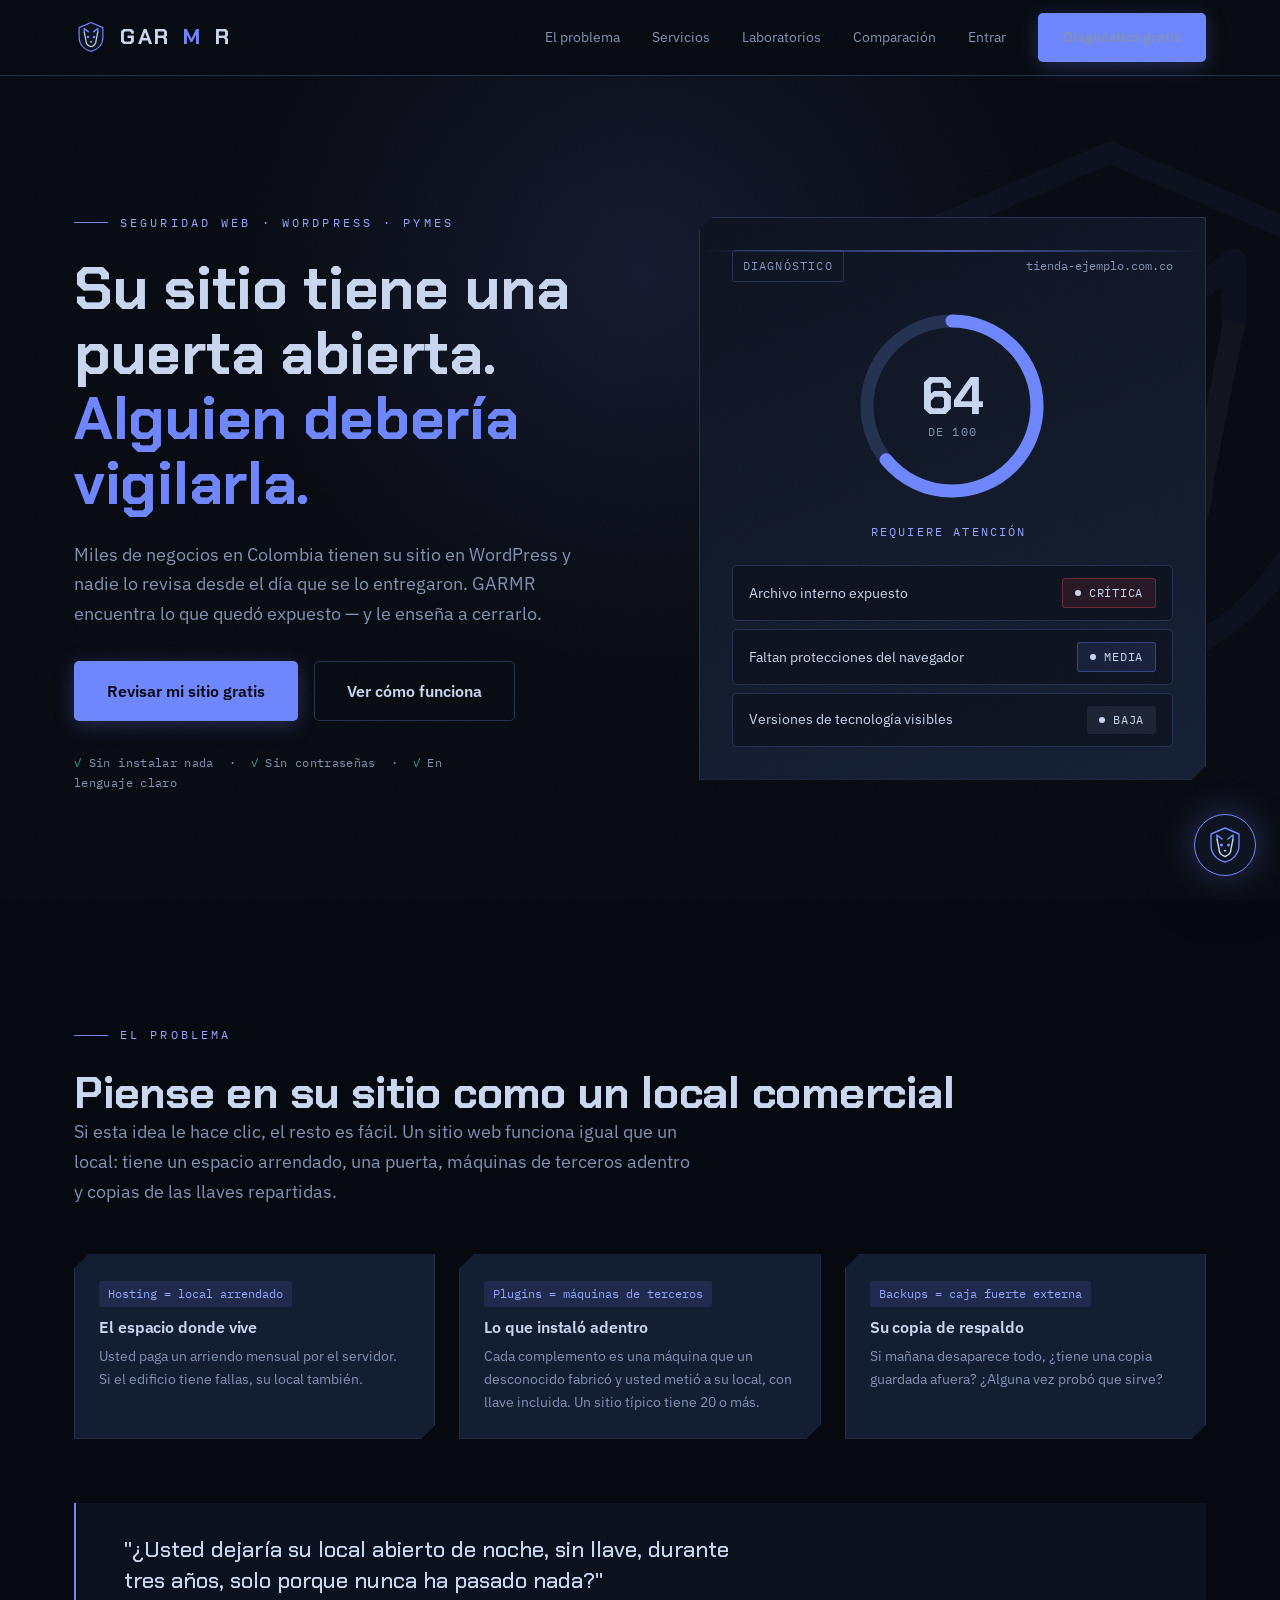
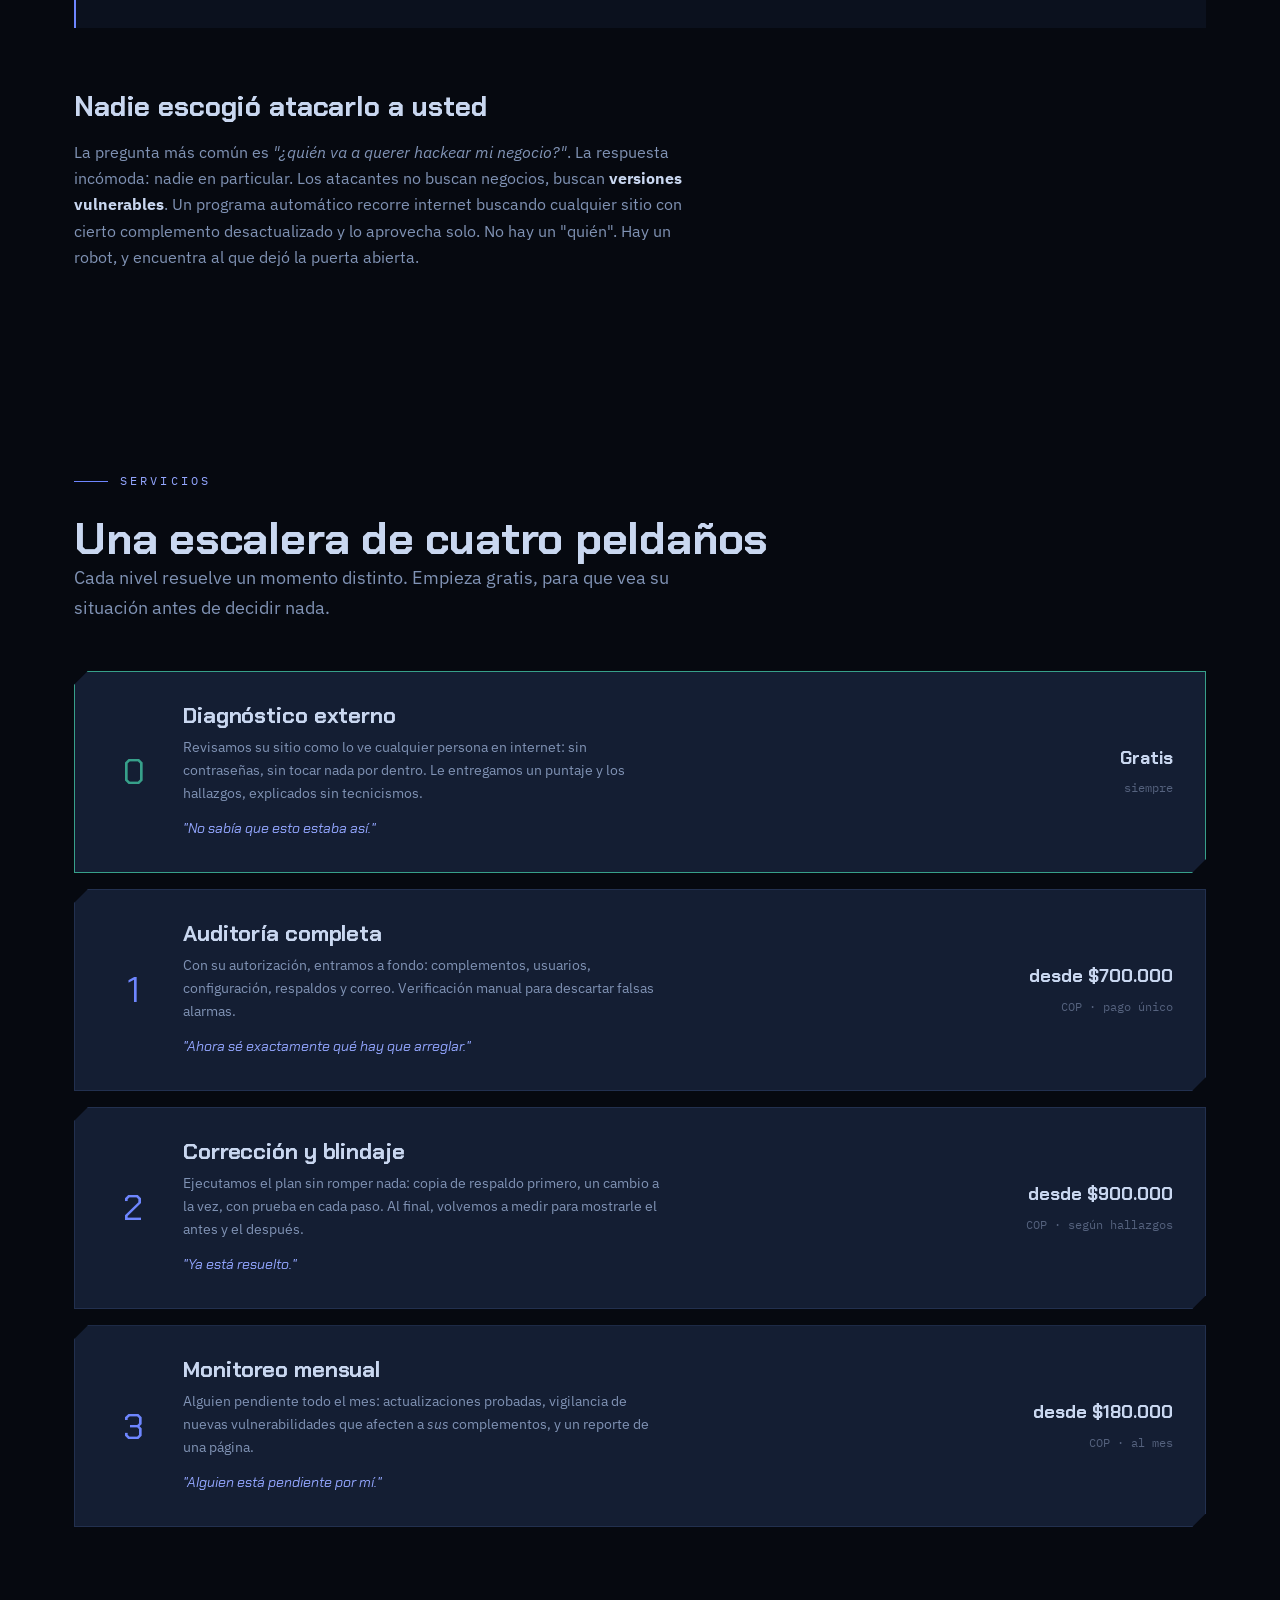
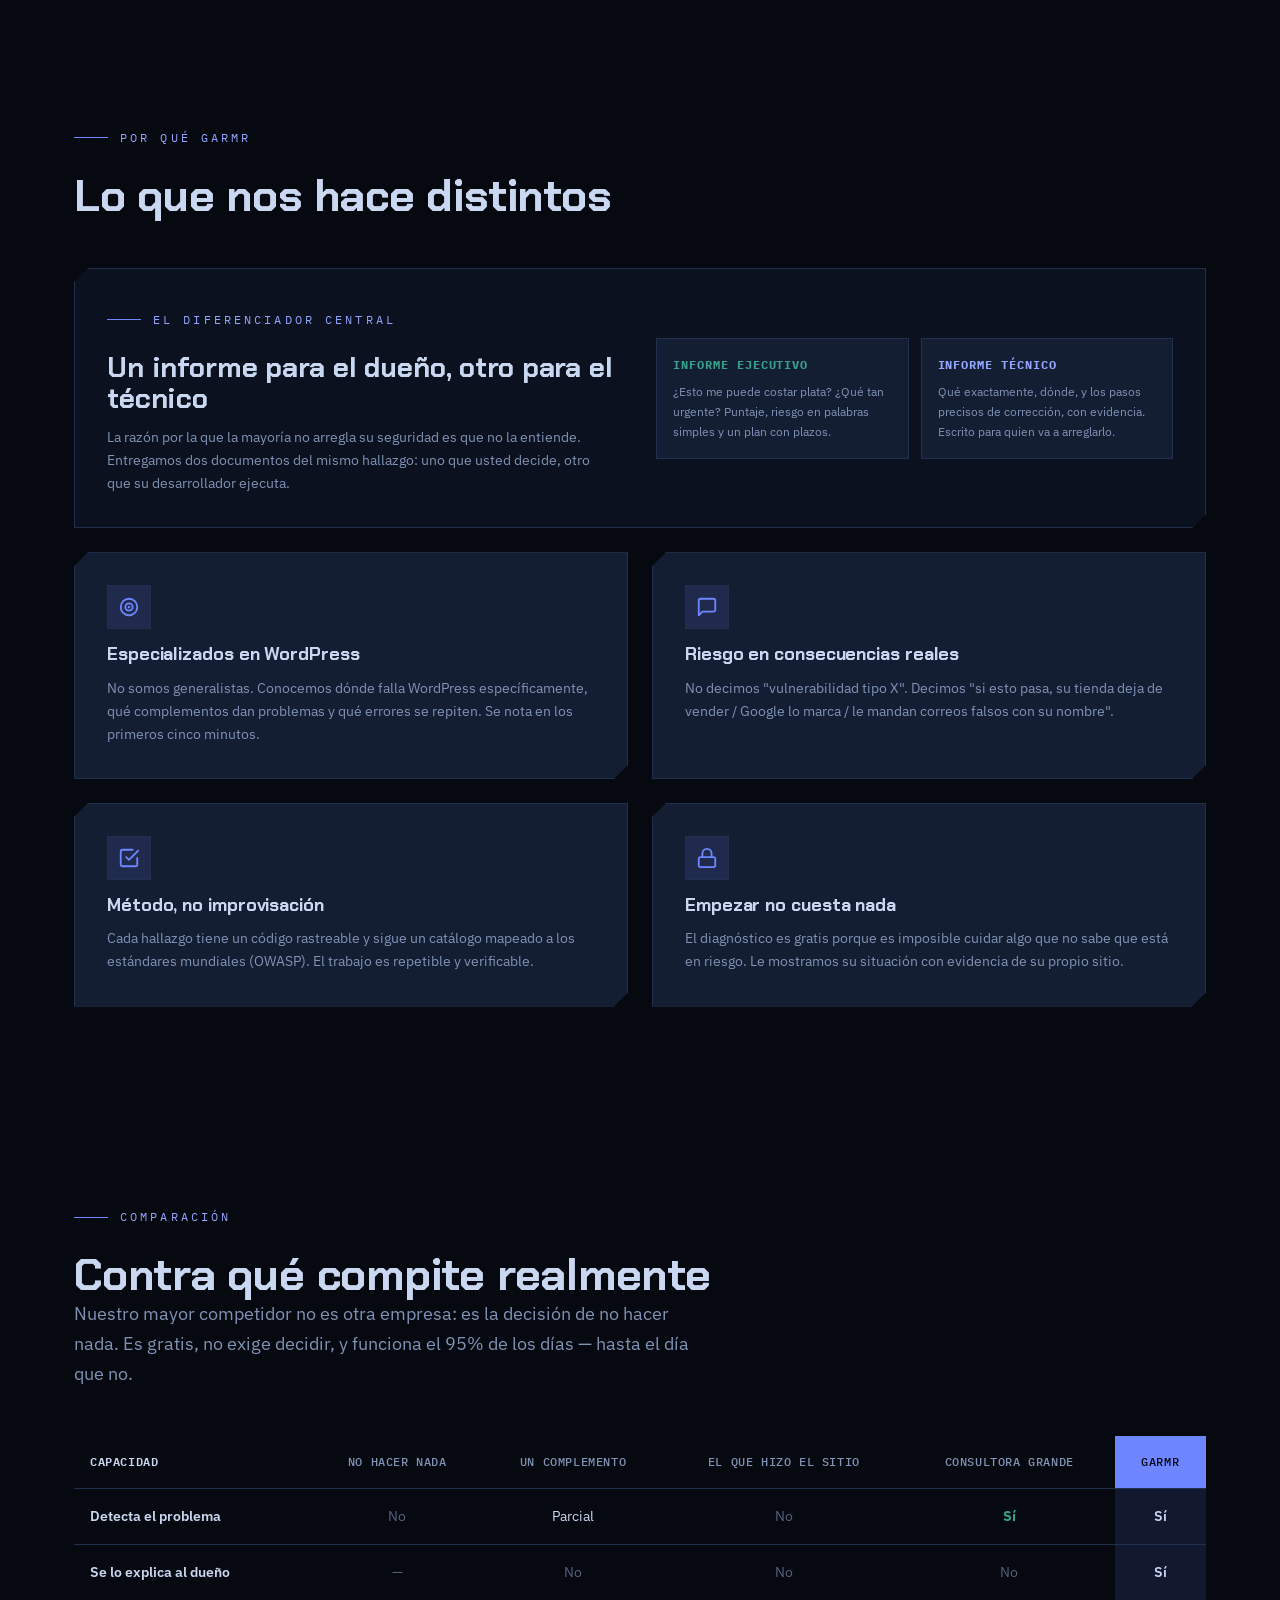
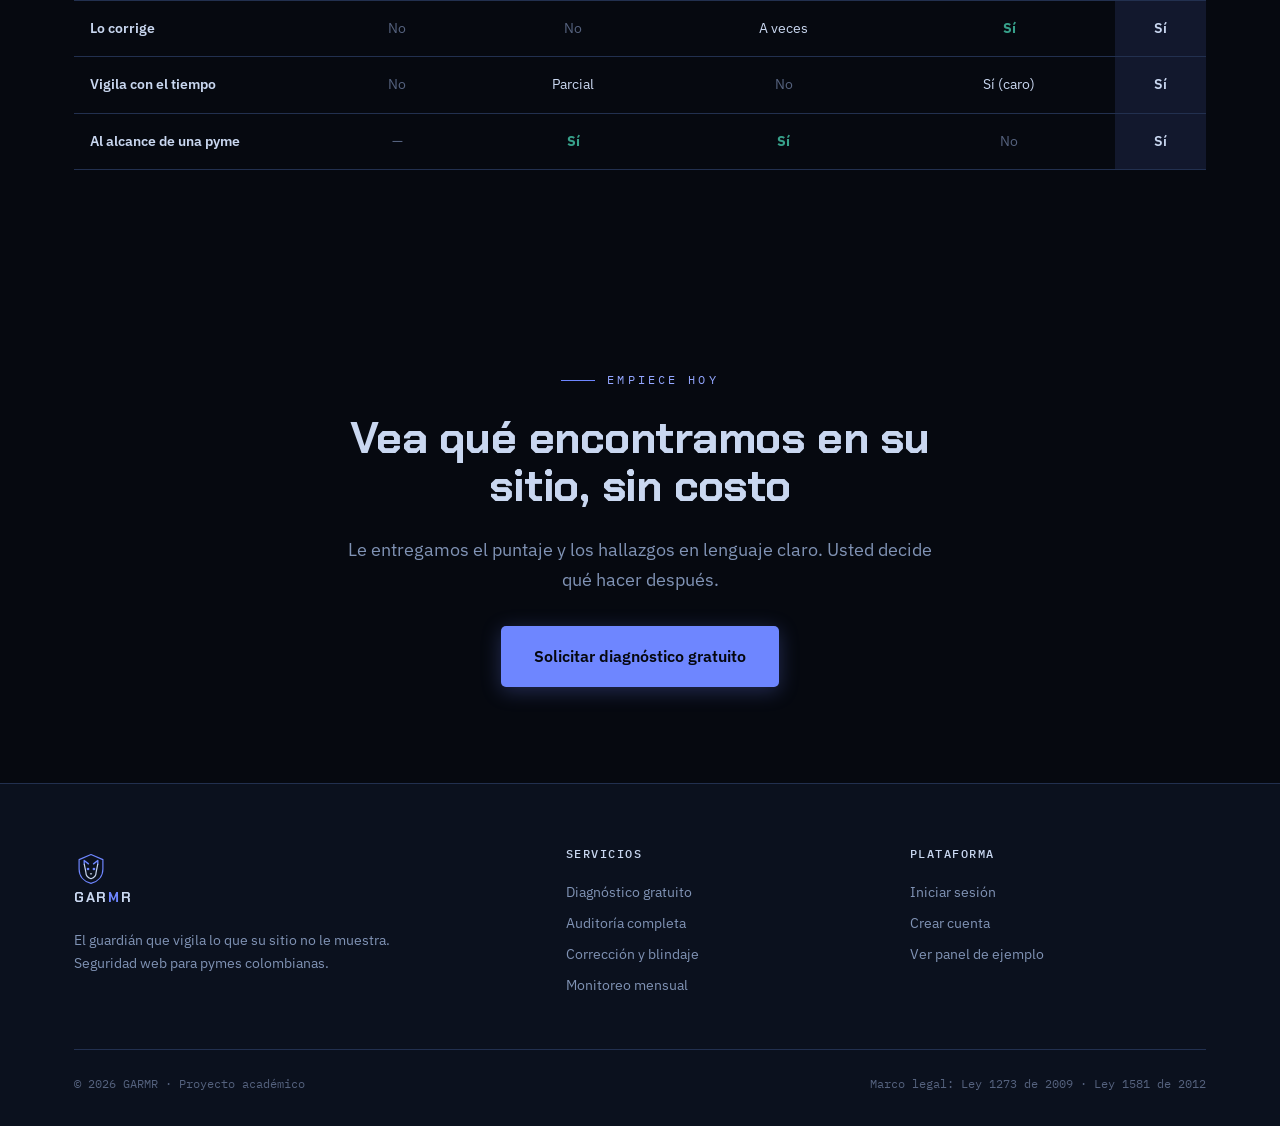
<file: frontend/index.html>
<!DOCTYPE html>
<html lang="es">
<head>
  <meta charset="UTF-8" />
  <meta name="viewport" content="width=device-width, initial-scale=1.0" />
  <title>GARMR — Seguridad para sitios web de pymes colombianas</title>
  <meta name="description" content="GARMR vigila la seguridad de tu sitio en WordPress. Diagnóstico gratuito, auditoría, corrección y monitoreo — explicado en lenguaje de negocio." />
  <link rel="icon" type="image/svg+xml" href="assets/favicon.svg" />
  <link rel="preconnect" href="https://fonts.googleapis.com" />
  <link rel="preconnect" href="https://fonts.gstatic.com" crossorigin />
  <link href="https://fonts.googleapis.com/css2?family=Chakra+Petch:wght@500;600;700&family=IBM+Plex+Sans:wght@400;500;600&family=IBM+Plex+Mono:wght@400;500&display=swap" rel="stylesheet" />
  <link rel="stylesheet" href="css/tokens.css" />
  <link rel="stylesheet" href="css/base.css" />
  <link rel="stylesheet" href="css/components.css" />
  <link rel="stylesheet" href="css/pages.css" />
  <link rel="stylesheet" href="css/chatbot.css" />
</head>
<body>
  <a class="saltar" href="#contenido">Saltar al contenido</a>

  <!-- NAV -->
  <header class="nav">
    <div class="nav__inner">
      <a class="marca" href="index.html">
        <img src="assets/sigilo.svg" alt="" width="34" height="34" />
        GAR<b>M</b>R
      </a>
      <nav class="nav__links" id="menu">
        <a href="#problema">El problema</a>
        <a href="#servicios">Servicios</a>
        <a href="laboratorios.html">Laboratorios</a>
        <a href="#competencia">Comparación</a>
        <a href="login.html">Entrar</a>
        <a class="btn btn--primario" href="register.html">Diagnóstico gratis</a>
      </nav>
      <button class="nav__toggle" id="navToggle" aria-label="Abrir menú" aria-expanded="false">
        <span></span><span></span><span></span>
      </button>
    </div>
  </header>

  <main id="contenido">
    <!-- HERO -->
    <section class="hero">
      <img class="hero__sigilo" src="assets/sigilo.svg" alt="" aria-hidden="true" />
      <div class="contenedor hero__grid">
        <div>
          <span class="eyebrow">Seguridad web · WordPress · Pymes</span>
          <h1>Su sitio tiene una puerta abierta.<br /><span class="luz">Alguien debería vigilarla.</span></h1>
          <p class="hero__lead">Miles de negocios en Colombia tienen su sitio en WordPress y nadie lo revisa desde el día que se lo entregaron. GARMR encuentra lo que quedó expuesto — y le enseña a cerrarlo.</p>
          <div class="hero__acciones">
            <a class="btn btn--primario btn--grande" href="register.html">Revisar mi sitio gratis</a>
            <a class="btn btn--fantasma btn--grande" href="#servicios">Ver cómo funciona</a>
          </div>
          <p class="hero__nota"><span>✓</span> Sin instalar nada &nbsp;·&nbsp; <span>✓</span> Sin contraseñas &nbsp;·&nbsp; <span>✓</span> En lenguaje claro</p>
        </div>

        <!-- Elemento firma: el medidor de guardia -->
        <div class="medidor" id="medidorHero">
          <div class="medidor__scan"></div>
          <div class="medidor__top">
            <span class="medidor__tag">Diagnóstico</span>
            <span class="medidor__url">tienda-ejemplo.com.co</span>
          </div>
          <div class="medidor__dial">
            <svg width="200" height="200" viewBox="0 0 200 200">
              <circle class="medidor__aro-fondo" cx="100" cy="100" r="85" />
              <circle class="medidor__aro" id="aroHero" cx="100" cy="100" r="85" />
            </svg>
            <div class="medidor__cifra">
              <b id="cifraHero">0</b>
              <span>DE 100</span>
            </div>
          </div>
          <p class="medidor__estado">Requiere atención</p>
          <div class="medidor__hallazgos">
            <div class="medidor__fila"><span>Archivo interno expuesto</span><span class="insignia insignia--critica">Crítica</span></div>
            <div class="medidor__fila"><span>Faltan protecciones del navegador</span><span class="insignia insignia--media">Media</span></div>
            <div class="medidor__fila"><span>Versiones de tecnología visibles</span><span class="insignia insignia--baja">Baja</span></div>
          </div>
        </div>
      </div>
    </section>

    <!-- PROBLEMA -->
    <section class="seccion" id="problema">
      <div class="contenedor">
        <span class="eyebrow">El problema</span>
        <h2>Piense en su sitio como un local comercial</h2>
        <p class="lead">Si esta idea le hace clic, el resto es fácil. Un sitio web funciona igual que un local: tiene un espacio arrendado, una puerta, máquinas de terceros adentro y copias de las llaves repartidas.</p>

        <div class="analogia">
          <article class="tarjeta tarjeta--bisel analogia__item">
            <span class="par">Hosting = local arrendado</span>
            <h4>El espacio donde vive</h4>
            <p>Usted paga un arriendo mensual por el servidor. Si el edificio tiene fallas, su local también.</p>
          </article>
          <article class="tarjeta tarjeta--bisel analogia__item">
            <span class="par">Plugins = máquinas de terceros</span>
            <h4>Lo que instaló adentro</h4>
            <p>Cada complemento es una máquina que un desconocido fabricó y usted metió a su local, con llave incluida. Un sitio típico tiene 20 o más.</p>
          </article>
          <article class="tarjeta tarjeta--bisel analogia__item">
            <span class="par">Backups = caja fuerte externa</span>
            <h4>Su copia de respaldo</h4>
            <p>Si mañana desaparece todo, ¿tiene una copia guardada afuera? ¿Alguna vez probó que sirve?</p>
          </article>
        </div>

        <div class="cita-clave">
          <p>"¿Usted dejaría su local abierto de noche, sin llave, durante tres años, solo porque nunca ha pasado nada?"</p>
        </div>

        <div class="problema-cierre">
          <h3>Nadie escogió atacarlo a usted</h3>
          <p>La pregunta más común es <em>"¿quién va a querer hackear mi negocio?"</em>. La respuesta incómoda: nadie en particular. Los atacantes no buscan negocios, buscan <strong>versiones vulnerables</strong>. Un programa automático recorre internet buscando cualquier sitio con cierto complemento desactualizado y lo aprovecha solo. No hay un "quién". Hay un robot, y encuentra al que dejó la puerta abierta.</p>
        </div>
      </div>
    </section>

    <!-- SERVICIOS -->
    <section class="seccion" id="servicios">
      <div class="contenedor">
        <span class="eyebrow">Servicios</span>
        <h2>Una escalera de cuatro peldaños</h2>
        <p class="lead">Cada nivel resuelve un momento distinto. Empieza gratis, para que vea su situación antes de decidir nada.</p>

        <div class="escalera">
          <article class="nivel nivel--gratis revelar">
            <span class="nivel__num">0</span>
            <div class="nivel__cuerpo">
              <h3>Diagnóstico externo</h3>
              <p>Revisamos su sitio como lo ve cualquier persona en internet: sin contraseñas, sin tocar nada por dentro. Le entregamos un puntaje y los hallazgos, explicados sin tecnicismos.</p>
              <span class="frase">"No sabía que esto estaba así."</span>
            </div>
            <div class="nivel__precio"><b>Gratis</b><span>siempre</span></div>
          </article>

          <article class="nivel revelar">
            <span class="nivel__num">1</span>
            <div class="nivel__cuerpo">
              <h3>Auditoría completa</h3>
              <p>Con su autorización, entramos a fondo: complementos, usuarios, configuración, respaldos y correo. Verificación manual para descartar falsas alarmas.</p>
              <span class="frase">"Ahora sé exactamente qué hay que arreglar."</span>
            </div>
            <div class="nivel__precio"><b>desde $700.000</b><span>COP · pago único</span></div>
          </article>

          <article class="nivel revelar">
            <span class="nivel__num">2</span>
            <div class="nivel__cuerpo">
              <h3>Corrección y blindaje</h3>
              <p>Ejecutamos el plan sin romper nada: copia de respaldo primero, un cambio a la vez, con prueba en cada paso. Al final, volvemos a medir para mostrarle el antes y el después.</p>
              <span class="frase">"Ya está resuelto."</span>
            </div>
            <div class="nivel__precio"><b>desde $900.000</b><span>COP · según hallazgos</span></div>
          </article>

          <article class="nivel revelar">
            <span class="nivel__num">3</span>
            <div class="nivel__cuerpo">
              <h3>Monitoreo mensual</h3>
              <p>Alguien pendiente todo el mes: actualizaciones probadas, vigilancia de nuevas vulnerabilidades que afecten a <em>sus</em> complementos, y un reporte de una página.</p>
              <span class="frase">"Alguien está pendiente por mí."</span>
            </div>
            <div class="nivel__precio"><b>desde $180.000</b><span>COP · al mes</span></div>
          </article>
        </div>
      </div>
    </section>

    <!-- DIFERENCIADORES -->
    <section class="seccion" id="diferencia">
      <div class="contenedor">
        <span class="eyebrow">Por qué GARMR</span>
        <h2>Lo que nos hace distintos</h2>

        <div class="difs">
          <article class="dif dif--destacado tarjeta tarjeta--bisel revelar">
            <div>
              <span class="eyebrow">El diferenciador central</span>
              <h3>Un informe para el dueño, otro para el técnico</h3>
              <p>La razón por la que la mayoría no arregla su seguridad es que no la entiende. Entregamos dos documentos del mismo hallazgo: uno que usted decide, otro que su desarrollador ejecuta.</p>
            </div>
            <div class="dif-doble">
              <div class="dif-doble__col ejec">
                <h5>Informe ejecutivo</h5>
                <p>¿Esto me puede costar plata? ¿Qué tan urgente? Puntaje, riesgo en palabras simples y un plan con plazos.</p>
              </div>
              <div class="dif-doble__col tec">
                <h5>Informe técnico</h5>
                <p>Qué exactamente, dónde, y los pasos precisos de corrección, con evidencia. Escrito para quien va a arreglarlo.</p>
              </div>
            </div>
          </article>

          <article class="dif tarjeta tarjeta--bisel tarjeta--interactiva revelar">
            <div class="dif__ico"><svg viewBox="0 0 24 24" fill="none" stroke-width="2" stroke-linecap="round" stroke-linejoin="round"><circle cx="12" cy="12" r="9"/><circle cx="12" cy="12" r="4"/><circle cx="12" cy="12" r="0.5" fill="currentColor"/></svg></div>
            <h3>Especializados en WordPress</h3>
            <p>No somos generalistas. Conocemos dónde falla WordPress específicamente, qué complementos dan problemas y qué errores se repiten. Se nota en los primeros cinco minutos.</p>
          </article>

          <article class="dif tarjeta tarjeta--bisel tarjeta--interactiva revelar">
            <div class="dif__ico"><svg viewBox="0 0 24 24" fill="none" stroke-width="2" stroke-linecap="round" stroke-linejoin="round"><path d="M21 15a2 2 0 0 1-2 2H7l-4 4V5a2 2 0 0 1 2-2h14a2 2 0 0 1 2 2z"/></svg></div>
            <h3>Riesgo en consecuencias reales</h3>
            <p>No decimos "vulnerabilidad tipo X". Decimos "si esto pasa, su tienda deja de vender / Google lo marca / le mandan correos falsos con su nombre".</p>
          </article>

          <article class="dif tarjeta tarjeta--bisel tarjeta--interactiva revelar">
            <div class="dif__ico"><svg viewBox="0 0 24 24" fill="none" stroke-width="2" stroke-linecap="round" stroke-linejoin="round"><path d="M9 11l3 3L22 4"/><path d="M21 12v7a2 2 0 0 1-2 2H5a2 2 0 0 1-2-2V5a2 2 0 0 1 2-2h11"/></svg></div>
            <h3>Método, no improvisación</h3>
            <p>Cada hallazgo tiene un código rastreable y sigue un catálogo mapeado a los estándares mundiales (OWASP). El trabajo es repetible y verificable.</p>
          </article>

          <article class="dif tarjeta tarjeta--bisel tarjeta--interactiva revelar">
            <div class="dif__ico"><svg viewBox="0 0 24 24" fill="none" stroke-width="2" stroke-linecap="round" stroke-linejoin="round"><rect x="3" y="11" width="18" height="11" rx="2"/><path d="M7 11V7a5 5 0 0 1 10 0v4"/></svg></div>
            <h3>Empezar no cuesta nada</h3>
            <p>El diagnóstico es gratis porque es imposible cuidar algo que no sabe que está en riesgo. Le mostramos su situación con evidencia de su propio sitio.</p>
          </article>
        </div>
      </div>
    </section>

    <!-- COMPETENCIA -->
    <section class="seccion" id="competencia">
      <div class="contenedor">
        <span class="eyebrow">Comparación</span>
        <h2>Contra qué compite realmente</h2>
        <p class="lead">Nuestro mayor competidor no es otra empresa: es la decisión de no hacer nada. Es gratis, no exige decidir, y funciona el 95% de los días — hasta el día que no.</p>

        <div class="tabla-wrap">
          <table class="tabla-comp">
            <thead>
              <tr>
                <th>Capacidad</th>
                <th>No hacer nada</th>
                <th>Un complemento</th>
                <th>El que hizo el sitio</th>
                <th>Consultora grande</th>
                <th class="garmr">GARMR</th>
              </tr>
            </thead>
            <tbody>
              <tr><td>Detecta el problema</td><td class="no">No</td><td>Parcial</td><td class="no">No</td><td class="si">Sí</td><td class="garmr si">Sí</td></tr>
              <tr><td>Se lo explica al dueño</td><td class="no">—</td><td class="no">No</td><td class="no">No</td><td class="no">No</td><td class="garmr si">Sí</td></tr>
              <tr><td>Lo corrige</td><td class="no">No</td><td class="no">No</td><td>A veces</td><td class="si">Sí</td><td class="garmr si">Sí</td></tr>
              <tr><td>Vigila con el tiempo</td><td class="no">No</td><td>Parcial</td><td class="no">No</td><td>Sí (caro)</td><td class="garmr si">Sí</td></tr>
              <tr><td>Al alcance de una pyme</td><td class="no">—</td><td class="si">Sí</td><td class="si">Sí</td><td class="no">No</td><td class="garmr si">Sí</td></tr>
            </tbody>
          </table>
        </div>
      </div>
    </section>

    <!-- CTA FINAL -->
    <section class="seccion cta-final">
      <div class="contenedor">
        <span class="eyebrow" style="justify-content:center;">Empiece hoy</span>
        <h2>Vea qué encontramos en su sitio, sin costo</h2>
        <p class="lead">Le entregamos el puntaje y los hallazgos en lenguaje claro. Usted decide qué hacer después.</p>
        <a class="btn btn--primario btn--grande" href="register.html">Solicitar diagnóstico gratuito</a>
      </div>
    </section>
  </main>

  <!-- FOOTER -->
  <footer class="footer">
    <div class="contenedor">
      <div class="footer__grid">
        <div>
          <a class="marca" href="index.html" style="margin-bottom: var(--s-4);">
            <img src="assets/sigilo.svg" alt="" width="34" height="34" />
            GAR<b>M</b>R
          </a>
          <p style="font-size: var(--t-sm); max-width: 40ch;">El guardián que vigila lo que su sitio no le muestra. Seguridad web para pymes colombianas.</p>
        </div>
        <div>
          <h4>Servicios</h4>
          <a href="#servicios">Diagnóstico gratuito</a>
          <a href="#servicios">Auditoría completa</a>
          <a href="#servicios">Corrección y blindaje</a>
          <a href="#servicios">Monitoreo mensual</a>
        </div>
        <div>
          <h4>Plataforma</h4>
          <a href="login.html">Iniciar sesión</a>
          <a href="register.html">Crear cuenta</a>
          <a href="dashboard.html">Ver panel de ejemplo</a>
        </div>
      </div>
      <div class="footer__base">
        <span>© 2026 GARMR · Proyecto académico</span>
        <span>Marco legal: Ley 1273 de 2009 · Ley 1581 de 2012</span>
      </div>
    </div>
  </footer>

  <script src="js/main.js"></script>
  <script src="js/chatbot.js"></script>
  <script>
    // Medidor de guardia del hero: anima aro y número al ser visible.
    (function () {
      var aro = document.getElementById("aroHero");
      var cifra = document.getElementById("cifraHero");
      var medidor = document.getElementById("medidorHero");
      if (!aro || !cifra || !medidor) return;
      var C = 2 * Math.PI * 85;
      aro.style.strokeDasharray = String(C);
      aro.style.strokeDashoffset = String(C);
      var disparado = false;
      function animar(obj) {
        aro.style.strokeDashoffset = String(C * (1 - obj / 100));
        var ini = null;
        function paso(ts) {
          if (!ini) ini = ts;
          var p = Math.min((ts - ini) / 1600, 1);
          cifra.textContent = String(Math.round(obj * (1 - Math.pow(1 - p, 3))));
          if (p < 1) requestAnimationFrame(paso);
        }
        requestAnimationFrame(paso);
      }
      new IntersectionObserver(function (es) {
        es.forEach(function (e) {
          if (e.isIntersecting && !disparado) { disparado = true; animar(64); }
        });
      }, { threshold: 0.4 }).observe(medidor);
    })();
  </script>
</body>
</html>
</file>
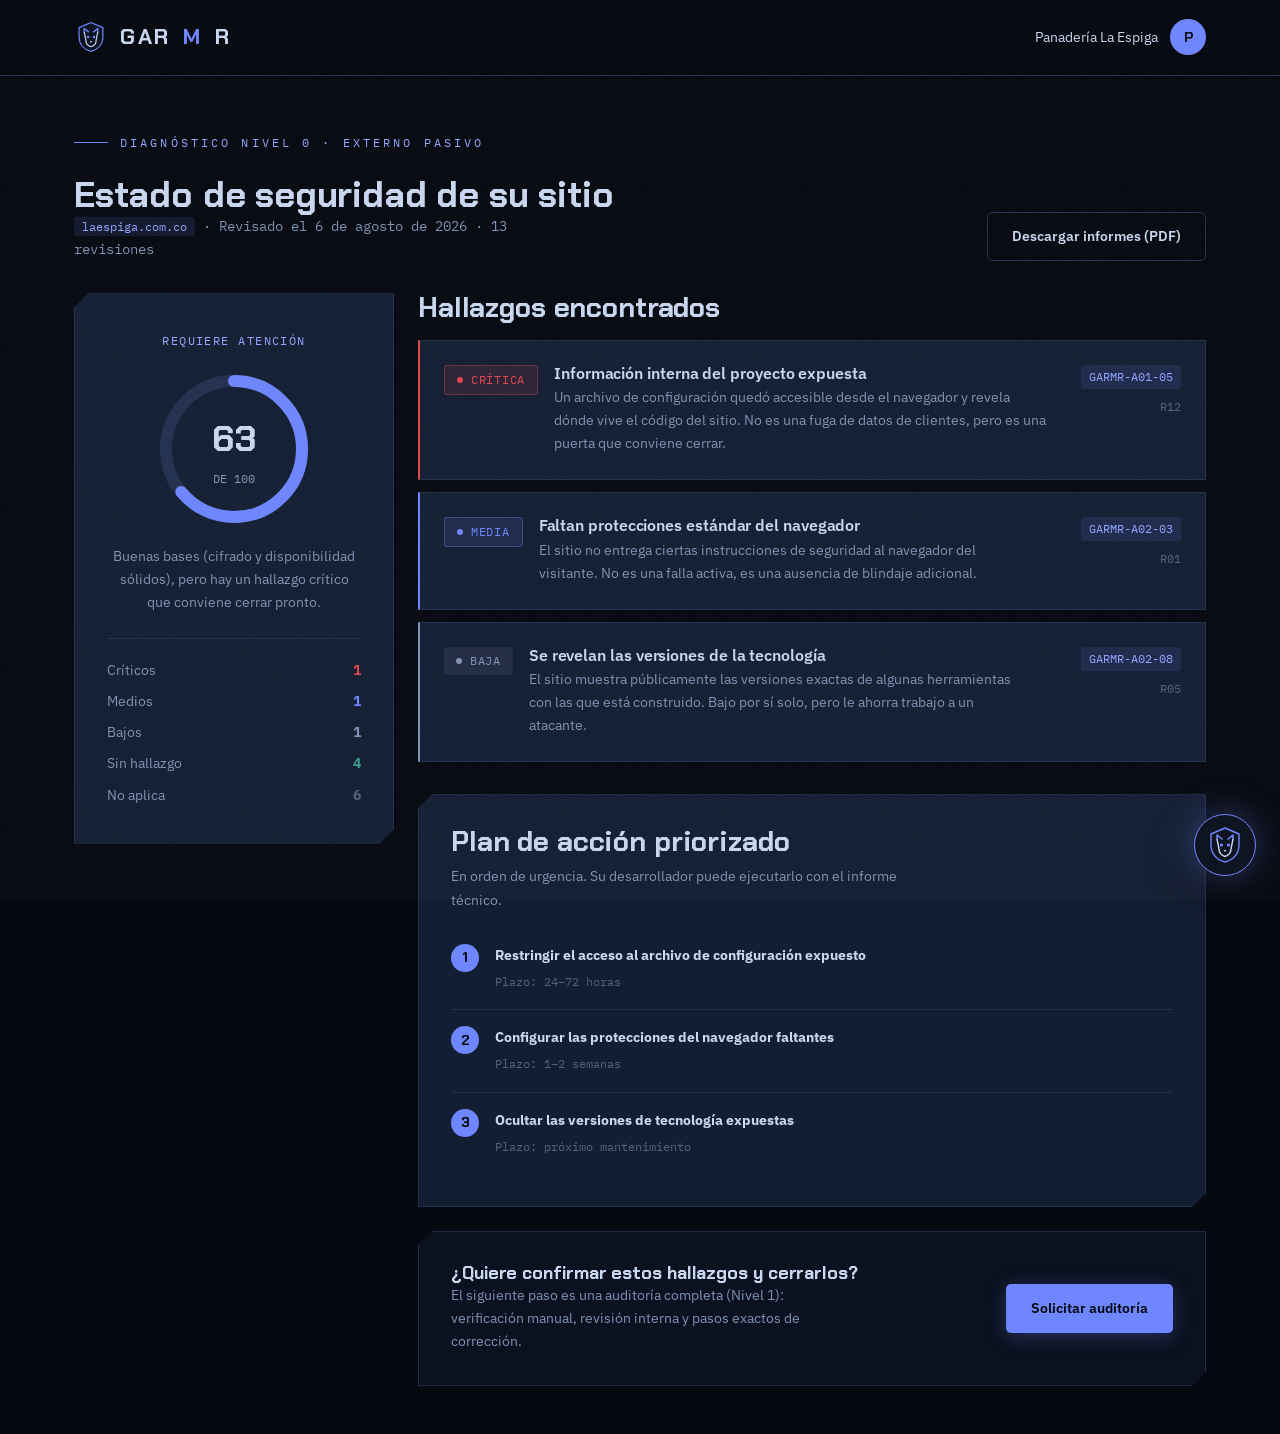
<file: frontend/dashboard.html>
<!DOCTYPE html>
<html lang="es">
<head>
  <meta charset="UTF-8" />
  <meta name="viewport" content="width=device-width, initial-scale=1.0" />
  <title>Panel · GARMR</title>
  <link rel="icon" type="image/svg+xml" href="assets/favicon.svg" />
  <link rel="preconnect" href="https://fonts.googleapis.com" />
  <link rel="preconnect" href="https://fonts.gstatic.com" crossorigin />
  <link href="https://fonts.googleapis.com/css2?family=Chakra+Petch:wght@500;600;700&family=IBM+Plex+Sans:wght@400;500;600&family=IBM+Plex+Mono:wght@400;500&display=swap" rel="stylesheet" />
  <link rel="stylesheet" href="css/tokens.css" />
  <link rel="stylesheet" href="css/base.css" />
  <link rel="stylesheet" href="css/components.css" />
  <link rel="stylesheet" href="css/pages.css" />
  <link rel="stylesheet" href="css/chatbot.css" />
</head>
<body>
  <div class="panel">
    <header class="panel__top">
      <div class="nav__inner">
        <a class="marca" href="index.html">
          <img src="assets/sigilo.svg" alt="" width="34" height="34" />
          GAR<b>M</b>R
        </a>
        <div class="panel__usuario">
          <span>Panadería La Espiga</span>
          <span class="panel__avatar">P</span>
        </div>
      </div>
    </header>

    <div class="panel__wrap">
      <div class="panel__cabecera">
        <div>
          <span class="eyebrow">Diagnóstico Nivel 0 · Externo pasivo</span>
          <h1>Estado de seguridad de su sitio</h1>
          <p class="meta"><span class="codigo">laespiga.com.co</span> · Revisado el 6 de agosto de 2026 · 13 revisiones</p>
        </div>
        <a class="btn btn--fantasma" href="#">Descargar informes (PDF)</a>
      </div>

      <div class="panel__grid">
        <!-- Puntaje -->
        <aside class="tarjeta tarjeta--bisel tarjeta-puntaje" id="tarjetaPuntaje">
          <span class="estado-linea">Requiere atención</span>
          <div class="dial-mini">
            <svg width="160" height="160" viewBox="0 0 160 160">
              <circle class="aro-fondo" cx="80" cy="80" r="68" />
              <circle class="aro" id="aroPanel" cx="80" cy="80" r="68" />
            </svg>
            <div class="cifra"><b id="cifraPanel">0</b><span>DE 100</span></div>
          </div>
          <p style="font-size: var(--t-sm); color: var(--escarcha-2);">Buenas bases (cifrado y disponibilidad sólidos), pero hay un hallazgo crítico que conviene cerrar pronto.</p>
          <div class="desglose">
            <div><span>Críticos</span><b style="color: var(--sev-critica);">1</b></div>
            <div><span>Medios</span><b style="color: var(--sev-media);">1</b></div>
            <div><span>Bajos</span><b style="color: var(--sev-baja);">1</b></div>
            <div><span>Sin hallazgo</span><b style="color: var(--jade);">4</b></div>
            <div><span>No aplica</span><b style="color: var(--niebla);">6</b></div>
          </div>
        </aside>

        <!-- Hallazgos + plan -->
        <div>
          <h3 style="margin-bottom: var(--s-4);">Hallazgos encontrados</h3>
          <div class="hallazgos-lista">
            <article class="hallazgo hallazgo--critica">
              <span class="insignia insignia--critica">Crítica</span>
              <div class="hallazgo__cuerpo">
                <h4>Información interna del proyecto expuesta</h4>
                <p>Un archivo de configuración quedó accesible desde el navegador y revela dónde vive el código del sitio. No es una fuga de datos de clientes, pero es una puerta que conviene cerrar.</p>
              </div>
              <div class="hallazgo__meta"><span class="codigo">GARMR-A01-05</span><span class="rev">R12</span></div>
            </article>

            <article class="hallazgo hallazgo--media">
              <span class="insignia insignia--media">Media</span>
              <div class="hallazgo__cuerpo">
                <h4>Faltan protecciones estándar del navegador</h4>
                <p>El sitio no entrega ciertas instrucciones de seguridad al navegador del visitante. No es una falla activa, es una ausencia de blindaje adicional.</p>
              </div>
              <div class="hallazgo__meta"><span class="codigo">GARMR-A02-03</span><span class="rev">R01</span></div>
            </article>

            <article class="hallazgo hallazgo--baja">
              <span class="insignia insignia--baja">Baja</span>
              <div class="hallazgo__cuerpo">
                <h4>Se revelan las versiones de la tecnología</h4>
                <p>El sitio muestra públicamente las versiones exactas de algunas herramientas con las que está construido. Bajo por sí solo, pero le ahorra trabajo a un atacante.</p>
              </div>
              <div class="hallazgo__meta"><span class="codigo">GARMR-A02-08</span><span class="rev">R05</span></div>
            </article>
          </div>

          <div class="tarjeta tarjeta--bisel plan-accion">
            <h3 style="margin-bottom: var(--s-2);">Plan de acción priorizado</h3>
            <p style="font-size: var(--t-sm); color: var(--escarcha-2); margin-bottom: var(--s-4);">En orden de urgencia. Su desarrollador puede ejecutarlo con el informe técnico.</p>
            <div class="paso"><span class="paso__num">1</span><div class="paso__txt"><strong>Restringir el acceso al archivo de configuración expuesto</strong><span>Plazo: 24–72 horas</span></div></div>
            <div class="paso"><span class="paso__num">2</span><div class="paso__txt"><strong>Configurar las protecciones del navegador faltantes</strong><span>Plazo: 1–2 semanas</span></div></div>
            <div class="paso"><span class="paso__num">3</span><div class="paso__txt"><strong>Ocultar las versiones de tecnología expuestas</strong><span>Plazo: próximo mantenimiento</span></div></div>
          </div>

          <div class="tarjeta tarjeta--bisel cta-auditoria">
            <div>
              <h3>¿Quiere confirmar estos hallazgos y cerrarlos?</h3>
              <p>El siguiente paso es una auditoría completa (Nivel 1): verificación manual, revisión interna y pasos exactos de corrección.</p>
            </div>
            <a class="btn btn--primario" href="#">Solicitar auditoría</a>
          </div>
        </div>
      </div>
    </div>
  </div>

  <script>
    (function () {
      var aro = document.getElementById("aroPanel");
      var cifra = document.getElementById("cifraPanel");
      if (!aro || !cifra) return;
      var C = 2 * Math.PI * 68;
      aro.style.strokeDasharray = String(C);
      aro.style.strokeDashoffset = String(C);
      setTimeout(function () {
        aro.style.strokeDashoffset = String(C * (1 - 64 / 100));
        var ini = null;
        function paso(ts) {
          if (!ini) ini = ts;
          var p = Math.min((ts - ini) / 1400, 1);
          cifra.textContent = String(Math.round(64 * (1 - Math.pow(1 - p, 3))));
          if (p < 1) requestAnimationFrame(paso);
        }
        requestAnimationFrame(paso);
      }, 250);
    })();
  </script>
  <script src="js/chatbot.js"></script>
</body>
</html>
</file>
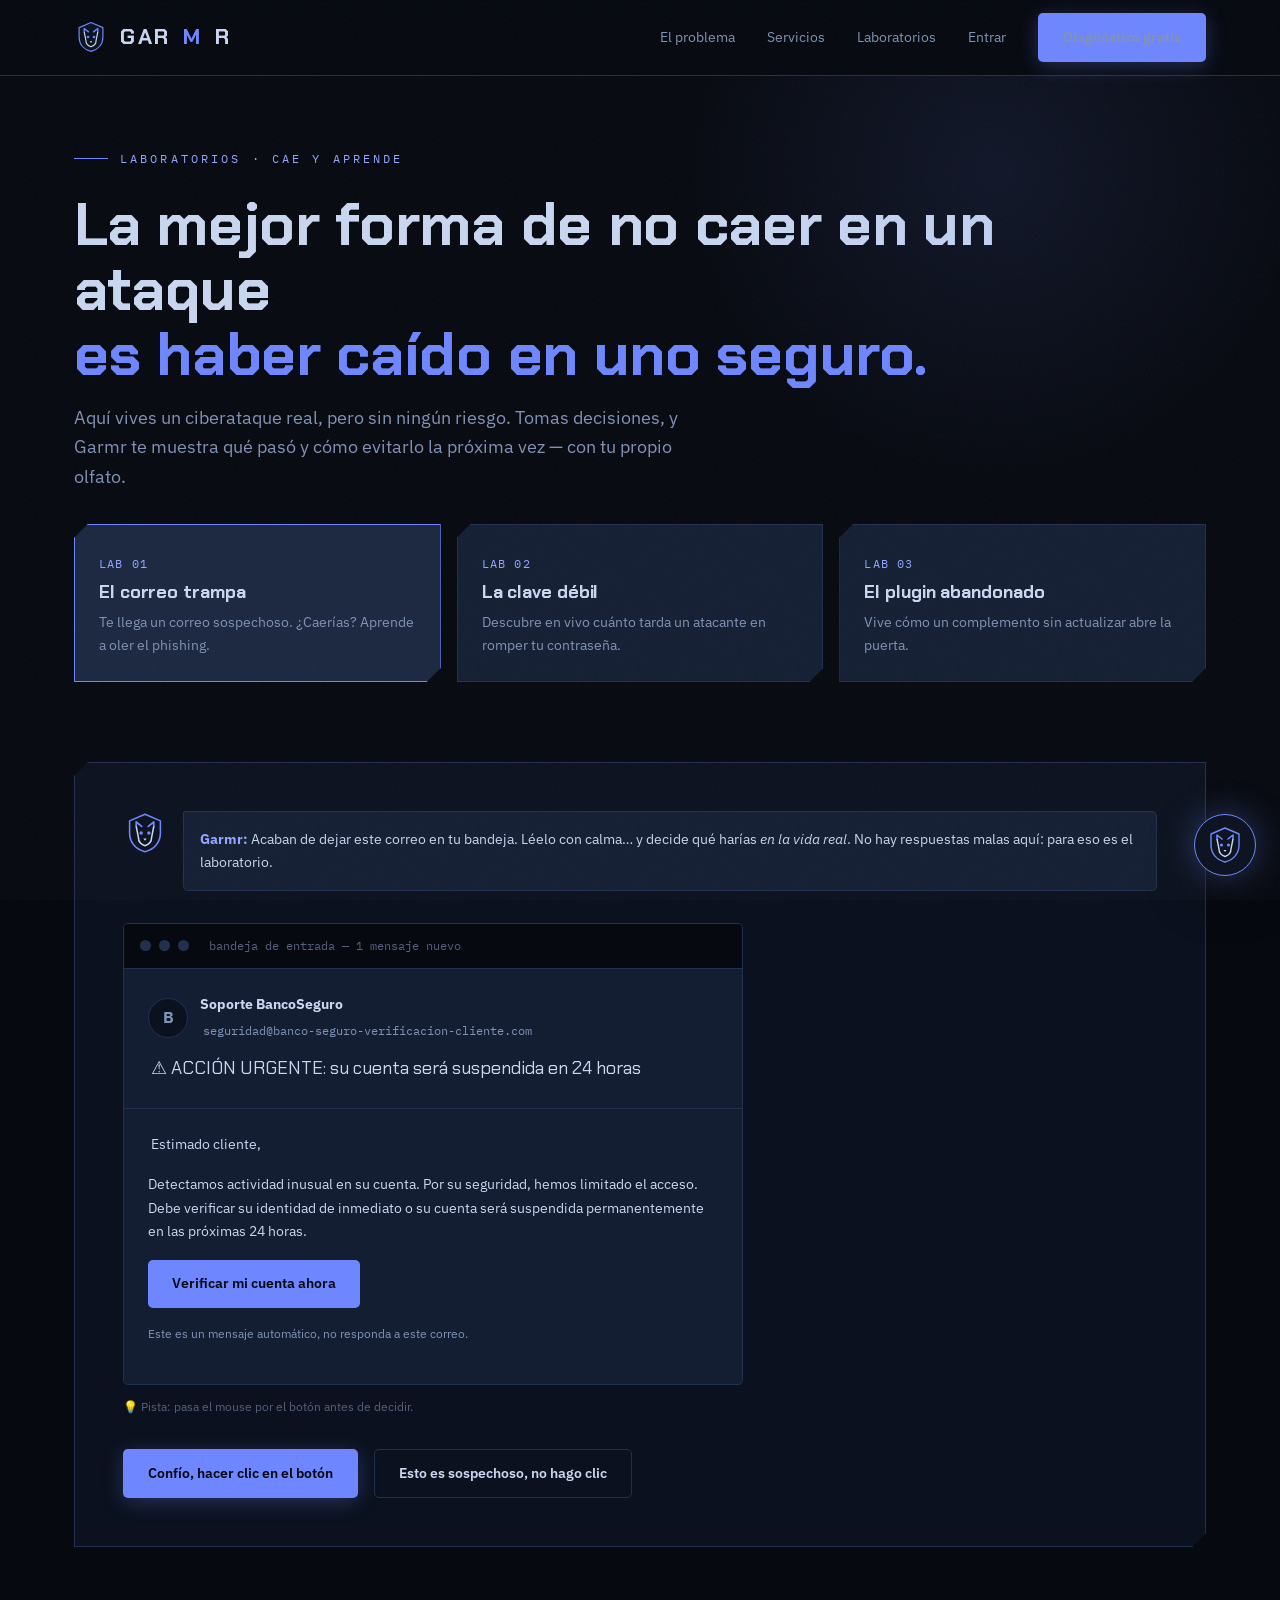
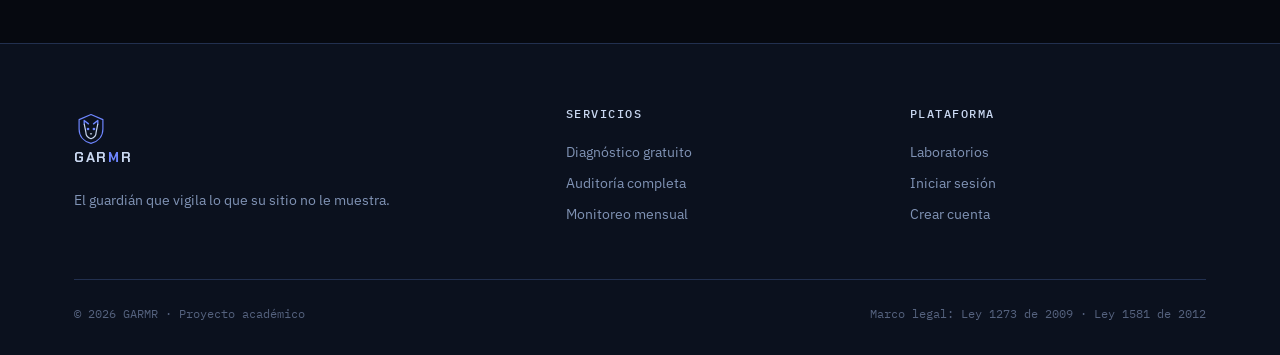
<file: frontend/laboratorios.html>
<!DOCTYPE html>
<html lang="es">
<head>
  <meta charset="UTF-8" />
  <meta name="viewport" content="width=device-width, initial-scale=1.0" />
  <title>Laboratorios · GARMR</title>
  <meta name="description" content="Cae y aprende: laboratorios seguros donde vives un ciberataque sin riesgo y aprendes a evitarlo." />
  <link rel="icon" type="image/svg+xml" href="assets/favicon.svg" />
  <link rel="preconnect" href="https://fonts.googleapis.com" />
  <link rel="preconnect" href="https://fonts.gstatic.com" crossorigin />
  <link href="https://fonts.googleapis.com/css2?family=Chakra+Petch:wght@500;600;700&family=IBM+Plex+Sans:wght@400;500;600&family=IBM+Plex+Mono:wght@400;500&display=swap" rel="stylesheet" />
  <link rel="stylesheet" href="css/tokens.css" />
  <link rel="stylesheet" href="css/base.css" />
  <link rel="stylesheet" href="css/components.css" />
  <link rel="stylesheet" href="css/pages.css" />
  <link rel="stylesheet" href="css/laboratorios.css" />
  <link rel="stylesheet" href="css/chatbot.css" />
</head>
<body>
  <a class="saltar" href="#contenido">Saltar al contenido</a>

  <!-- NAV -->
  <header class="nav">
    <div class="nav__inner">
      <a class="marca" href="index.html">
        <img src="assets/sigilo.svg" alt="" width="34" height="34" />
        GAR<b>M</b>R
      </a>
      <nav class="nav__links" id="menu">
        <a href="index.html#problema">El problema</a>
        <a href="index.html#servicios">Servicios</a>
        <a href="laboratorios.html">Laboratorios</a>
        <a href="login.html">Entrar</a>
        <a class="btn btn--primario" href="register.html">Diagnóstico gratis</a>
      </nav>
      <button class="nav__toggle" id="navToggle" aria-label="Abrir menú" aria-expanded="false">
        <span></span><span></span><span></span>
      </button>
    </div>
  </header>

  <main id="contenido">
    <!-- HERO DEL HUB -->
    <section class="lab-hero">
      <div class="contenedor">
        <span class="eyebrow">Laboratorios · Cae y aprende</span>
        <h1>La mejor forma de no caer en un ataque<br /><span class="luz">es haber caído en uno seguro.</span></h1>
        <p class="lead">Aquí vives un ciberataque real, pero sin ningún riesgo. Tomas decisiones, y Garmr te muestra qué pasó y cómo evitarlo la próxima vez — con tu propio olfato.</p>

        <!-- Selector -->
        <div class="lab-grid">
          <button class="lab-card activa" data-lab="phishing" id="cardPhishing">
            <span class="num">LAB 01</span>
            <h3>El correo trampa</h3>
            <p>Te llega un correo sospechoso. ¿Caerías? Aprende a oler el phishing.</p>
          </button>
          <button class="lab-card" data-lab="clave" id="cardClave">
            <span class="num">LAB 02</span>
            <h3>La clave débil</h3>
            <p>Descubre en vivo cuánto tarda un atacante en romper tu contraseña.</p>
          </button>
          <button class="lab-card" data-lab="plugin" id="cardPlugin">
            <span class="num">LAB 03</span>
            <h3>El plugin abandonado</h3>
            <p>Vive cómo un complemento sin actualizar abre la puerta.</p>
          </button>
        </div>
      </div>
    </section>

    <!-- LABORATORIO 1: PHISHING -->
    <section class="seccion" style="padding-top: 0;" data-lab-panel="phishing">
      <div class="contenedor">
        <div class="lab-escena" id="labPhishing">
          <div class="lab-intro">
            <img src="assets/sigilo.svg" alt="" />
            <div class="burbuja">
              <strong>Garmr:</strong> Acaban de dejar este correo en tu bandeja. Léelo con calma… y decide qué harías <em>en la vida real</em>. No hay respuestas malas aquí: para eso es el laboratorio.
            </div>
          </div>

          <!-- Correo mockup -->
          <div class="correo">
            <div class="correo__barra">
              <span></span><span></span><span></span>
              <small>bandeja de entrada — 1 mensaje nuevo</small>
            </div>
            <div class="correo__cab">
              <div class="correo__de">
                <div class="correo__avatar">B</div>
                <div class="correo__de-info">
                  <b>Soporte BancoSeguro</b>
                  <span class="senal" data-senal="1" data-nota="El dominio real de un banco nunca es así. Esto no es 'banco-seguro', es un dominio cualquiera.">seguridad@banco-seguro-verificacion-cliente.com</span>
                </div>
              </div>
              <div class="correo__asunto">
                <span class="senal" data-senal="2" data-nota="La urgencia es la trampa: te apuran para que no pienses.">⚠️ ACCIÓN URGENTE: su cuenta será suspendida en 24 horas</span>
              </div>
            </div>
            <div class="correo__cuerpo">
              <p><span class="senal" data-senal="3" data-nota="Tu banco te llama por tu nombre. 'Estimado cliente' es de molde, para miles.">Estimado cliente,</span></p>
              <p>Detectamos actividad inusual en su cuenta. Por su seguridad, hemos limitado el acceso. Debe verificar su identidad de inmediato o su cuenta será suspendida permanentemente en las próximas 24 horas.</p>
              <p>
                <span class="correo__btn-falso" id="btnFalso">Verificar mi cuenta ahora</span>
                <span class="correo__enlace-real senal" id="enlaceReal" data-senal="4" data-nota="El botón dice 'banco' pero te lleva a otra dirección. Ese es el anzuelo.">↳ el botón apunta a: http://verificar-cliente-seguro.ru/login</span>
              </p>
              <p style="color: var(--escarcha-2); font-size: var(--t-xs);">Este es un mensaje automático, no responda a este correo.</p>
            </div>
          </div>

          <p style="font-size: var(--t-xs); color: var(--niebla); margin-top: var(--s-3);">💡 Pista: pasa el mouse por el botón antes de decidir.</p>

          <!-- Decisión -->
          <div class="lab-decision" id="labDecision">
            <button class="btn btn--primario" data-eleccion="clic">Confío, hacer clic en el botón</button>
            <button class="btn btn--fantasma" data-eleccion="sospecha">Esto es sospechoso, no hago clic</button>
          </div>

          <!-- Resultado -->
          <div class="lab-resultado" id="labResultado">
            <div class="veredicto" id="veredicto">
              <img src="assets/sigilo.svg" alt="" />
              <div>
                <h3 id="veredictoTitulo"></h3>
                <p id="veredictoTexto"></p>
              </div>
            </div>

            <div class="senales-guia">
              <h4>Las 4 señales que lo delataban</h4>
              <p style="font-size: var(--t-sm); color: var(--escarcha-2); margin-bottom: var(--s-4);">Toca cada señal para verla resaltada en el correo de arriba.</p>

              <button class="senal-paso" data-paso="1">
                <span class="senal-paso__num">1</span>
                <div><h5>El remitente disfrazado</h5><p>El dominio no es el del banco. Cualquiera puede escribir "BancoSeguro" como nombre; lo que importa es la dirección real.</p></div>
              </button>
              <button class="senal-paso" data-paso="2">
                <span class="senal-paso__num">2</span>
                <div><h5>La urgencia artificial</h5><p>"24 horas o se suspende" te empuja a actuar sin pensar. El miedo apaga el olfato.</p></div>
              </button>
              <button class="senal-paso" data-paso="3">
                <span class="senal-paso__num">3</span>
                <div><h5>El saludo genérico</h5><p>"Estimado cliente". Tu banco te conoce y usa tu nombre. Los ataques masivos, no.</p></div>
              </button>
              <button class="senal-paso" data-paso="4">
                <span class="senal-paso__num">4</span>
                <div><h5>El enlace que no coincide</h5><p>El botón dice una cosa y apunta a otra dirección (y termina en <span class="mono">.ru</span>). Ese es el anzuelo.</p></div>
              </button>
            </div>

            <div class="lab-leccion">
              <h4>Cómo no caer, en la vida real</h4>
              <ul>
                <li>Desconfía de todo lo que te meta prisa o miedo.</li>
                <li>Nunca metas tu clave desde un enlace de un correo: entra tú, escribiendo la dirección del sitio.</li>
                <li>Pasa el mouse por los enlaces y mira a dónde van de verdad.</li>
                <li>Ante la duda, no hagas clic: llama al banco por su número oficial.</li>
              </ul>
              <div class="lab-reiniciar">
                <button class="btn btn--fantasma" id="btnReiniciar">Repetir el laboratorio</button>
                <a class="btn btn--primario" href="register.html">Revisar mi sitio gratis</a>
              </div>
            </div>
          </div>
        </div>
      </div>
    </section>

    <!-- LABORATORIO 2: LA CLAVE DÉBIL -->
    <section class="seccion" style="padding-top: 0;" data-lab-panel="clave" hidden>
      <div class="contenedor">
        <div class="lab-escena" id="labClave">
          <div class="lab-intro">
            <img src="assets/sigilo.svg" alt="" />
            <div class="burbuja">
              <strong>Garmr:</strong> Vamos a poner a prueba una contraseña. Escribe una abajo y te digo, en tiempo real, cuánto tardaría un atacante en romperla. <em>Tranquilo: no se guarda ni se envía a ningún lado — todo pasa en tu navegador.</em>
            </div>
          </div>

          <div class="clave-lab">
            <div class="clave-campo">
              <input type="text" id="claveInput" placeholder="Escribe una contraseña para probarla…" autocomplete="off" spellcheck="false" />
            </div>
            <p class="clave-nota">🔒 No se guarda ni viaja por internet. Es solo tu navegador calculando.</p>

            <div class="clave-medidor" id="claveMedidor"><i></i><i></i><i></i><i></i><i></i></div>

            <div class="clave-tiempo" id="claveTiempoCaja">
              <span class="etiqueta">Un atacante la rompería en</span>
              <b id="claveTiempo">—</b>
            </div>

            <div class="clave-analisis" id="claveAnalisis"></div>

            <div class="lab-intro garmr-comenta">
              <img src="assets/sigilo.svg" alt="" />
              <div class="burbuja" id="claveComentario"><strong>Garmr:</strong> Escribe una contraseña arriba y te digo qué tan rápido caería. Prueba primero con una mala a propósito, como <em>123456</em>.</div>
            </div>
          </div>

          <div class="lab-leccion">
            <h4>Cómo hacer una clave que resista</h4>
            <ul>
              <li>Mejor una <strong>frase larga</strong> que una palabra rara: "MiPerroGarmrVigilaDeNoche" vence a "P@ss1".</li>
              <li>Que sea <strong>única</strong> por sitio: si roban una, no caen las demás.</li>
              <li>Usa un <strong>gestor de contraseñas</strong> para no tener que recordarlas.</li>
              <li>Y lo más importante: activa el <strong>doble factor (2FA)</strong>. Es la segunda chapa que solo tú abres.</li>
            </ul>
            <div class="lab-reiniciar">
              <a class="btn btn--primario" href="register.html">Revisar mi sitio gratis</a>
            </div>
          </div>
        </div>
      </div>
    </section>

    <!-- LABORATORIO 3: EL PLUGIN ABANDONADO -->
    <section class="seccion" style="padding-top: 0;" data-lab-panel="plugin" hidden>
      <div class="contenedor">
        <div class="lab-escena" id="labPlugin">
          <div class="lab-intro">
            <img src="assets/sigilo.svg" alt="" />
            <div class="burbuja">
              <strong>Garmr:</strong> Este es el panel de complementos de un sitio en WordPress. Varios tienen actualización pendiente. <em>Actualízalos</em> y luego comprueba si con eso basta para estar seguro. Ojo con uno en particular…
            </div>
          </div>

          <div class="plugins-marco">
            <div class="plugins-barra">
              <b>Complementos instalados</b>
              <small>tienda-ejemplo.com.co</small>
            </div>
            <div class="plugins-tabla" id="pluginsTabla">

              <div class="plugin-fila" data-estado="pendiente">
                <div class="plugin-info"><b>Formulario de Contacto</b><span>v5.8</span></div>
                <div class="plugin-estado pendiente">Actualización a v5.9</div>
                <div class="plugin-accion"><button class="btn-mini btn-actualizar">Actualizar</button></div>
              </div>

              <div class="plugin-fila" data-estado="pendiente">
                <div class="plugin-info"><b>WooCommerce</b><span>v8.2</span></div>
                <div class="plugin-estado pendiente">Actualización a v8.6</div>
                <div class="plugin-accion"><button class="btn-mini btn-actualizar">Actualizar</button></div>
              </div>

              <div class="plugin-fila" data-estado="al-dia">
                <div class="plugin-info"><b>SEO Optimizer</b><span>v3.1</span></div>
                <div class="plugin-estado al-dia">Actualizado</div>
                <div class="plugin-accion"><span class="plugin-hecho">✓ Al día</span></div>
              </div>

              <div class="plugin-fila" data-estado="vulnerable">
                <div class="plugin-info"><b>Slider Deluxe</b><span>v2.0</span></div>
                <div class="plugin-estado vuln">⚠ Sin soporte desde 2022 · falla conocida</div>
                <div class="plugin-accion"><span class="plugin-sin">Sin actualización</span></div>
              </div>

              <div class="plugin-fila" data-estado="pendiente">
                <div class="plugin-info"><b>Copias de Respaldo</b><span>v1.4</span></div>
                <div class="plugin-estado pendiente">Actualización a v1.5</div>
                <div class="plugin-accion"><button class="btn-mini btn-actualizar">Actualizar</button></div>
              </div>

            </div>
          </div>

          <div class="plugin-controles">
            <button class="btn btn--peligro" id="btnAtaque">🔍 Ver qué haría un atacante</button>
            <span class="plugin-aviso" id="pluginAviso">Actualiza los complementos pendientes y luego simula el ataque.</span>
          </div>

          <!-- Resultado del ataque -->
          <div class="ataque-panel" id="ataquePanel">
            <div class="veredicto" id="ataqueVeredicto">
              <img src="assets/sigilo.svg" alt="" />
              <div>
                <h3 id="ataqueTitulo"></h3>
                <p id="ataqueTexto"></p>
              </div>
            </div>

            <div class="lab-leccion">
              <h4>La lección del complemento abandonado</h4>
              <ul>
                <li>Actualizar es vital — pero solo sirve si <strong>hay actualización que instalar</strong>.</li>
                <li>Un complemento <strong>abandonado</strong> (sin soporte) nunca recibirá el arreglo: su puerta queda abierta para siempre.</li>
                <li>La única solución real es <strong>eliminarlo</strong> y, si hace falta, reemplazarlo por uno mantenido.</li>
                <li>Menos complementos = menos puertas. Borra los que no uses.</li>
              </ul>
              <div class="lab-reiniciar">
                <button class="btn btn--peligro btn-eliminar" id="btnEliminarVuln">Eliminar Slider Deluxe</button>
                <a class="btn btn--primario" href="register.html">Revisar mi sitio gratis</a>
              </div>
            </div>
          </div>
        </div>
      </div>
    </section>
  </main>

  <!-- FOOTER -->
  <footer class="footer">
    <div class="contenedor">
      <div class="footer__grid">
        <div>
          <a class="marca" href="index.html" style="margin-bottom: var(--s-4);">
            <img src="assets/sigilo.svg" alt="" width="34" height="34" />
            GAR<b>M</b>R
          </a>
          <p style="font-size: var(--t-sm); max-width: 40ch;">El guardián que vigila lo que su sitio no le muestra.</p>
        </div>
        <div>
          <h4>Servicios</h4>
          <a href="index.html#servicios">Diagnóstico gratuito</a>
          <a href="index.html#servicios">Auditoría completa</a>
          <a href="index.html#servicios">Monitoreo mensual</a>
        </div>
        <div>
          <h4>Plataforma</h4>
          <a href="laboratorios.html">Laboratorios</a>
          <a href="login.html">Iniciar sesión</a>
          <a href="register.html">Crear cuenta</a>
        </div>
      </div>
      <div class="footer__base">
        <span>© 2026 GARMR · Proyecto académico</span>
        <span>Marco legal: Ley 1273 de 2009 · Ley 1581 de 2012</span>
      </div>
    </div>
  </footer>

  <script src="js/main.js"></script>
  <script src="js/laboratorios.js"></script>
  <script src="js/lab-phishing.js"></script>
  <script src="js/lab-clave.js"></script>
  <script src="js/lab-plugin.js"></script>
  <script src="js/chatbot.js"></script>
</body>
</html>
</file>
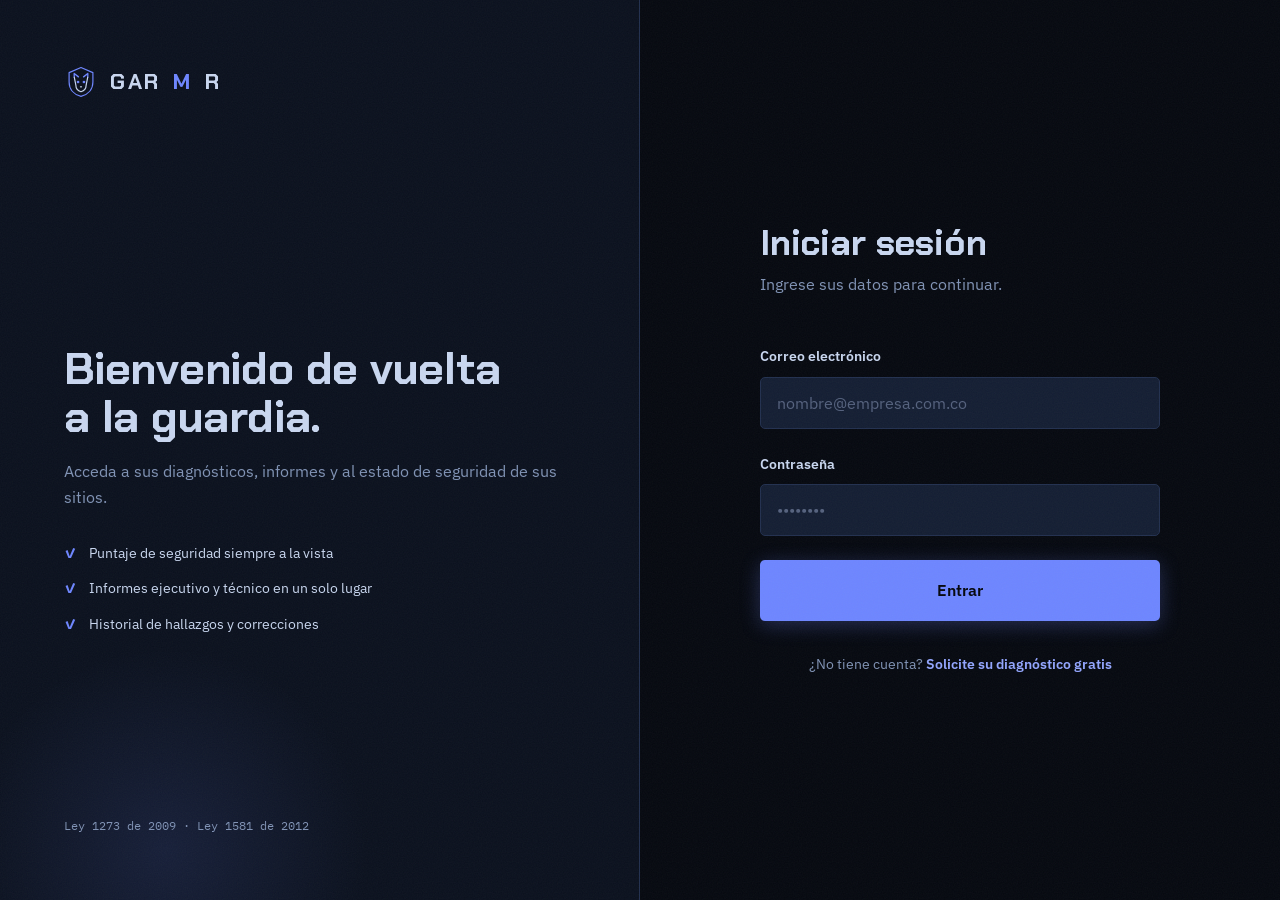
<file: frontend/login.html>
<!DOCTYPE html>
<html lang="es">
<head>
  <meta charset="UTF-8" />
  <meta name="viewport" content="width=device-width, initial-scale=1.0" />
  <title>Entrar · GARMR</title>
  <link rel="icon" type="image/svg+xml" href="assets/favicon.svg" />
  <link rel="preconnect" href="https://fonts.googleapis.com" />
  <link rel="preconnect" href="https://fonts.gstatic.com" crossorigin />
  <link href="https://fonts.googleapis.com/css2?family=Chakra+Petch:wght@500;600;700&family=IBM+Plex+Sans:wght@400;500;600&family=IBM+Plex+Mono:wght@400;500&display=swap" rel="stylesheet" />
  <link rel="stylesheet" href="css/tokens.css" />
  <link rel="stylesheet" href="css/base.css" />
  <link rel="stylesheet" href="css/components.css" />
  <link rel="stylesheet" href="css/pages.css" />
</head>
<body>
  <div class="auth">
    <aside class="auth__aside">
      <a class="marca" href="index.html">
        <img src="assets/sigilo.svg" alt="" width="34" height="34" />
        GAR<b>M</b>R
      </a>
      <div>
        <h2>Bienvenido de vuelta a la guardia.</h2>
        <p>Acceda a sus diagnósticos, informes y al estado de seguridad de sus sitios.</p>
        <ul class="auth__lista">
          <li>Puntaje de seguridad siempre a la vista</li>
          <li>Informes ejecutivo y técnico en un solo lugar</li>
          <li>Historial de hallazgos y correcciones</li>
        </ul>
      </div>
      <p class="auth__legal">Ley 1273 de 2009 · Ley 1581 de 2012</p>
    </aside>

    <div class="auth__form">
      <div class="auth__form-inner">
        <h1>Iniciar sesión</h1>
        <p class="sub">Ingrese sus datos para continuar.</p>

        <div class="aviso-ok" id="avisoOk">Sesión iniciada. Redirigiendo a su panel…</div>

        <form id="formLogin" novalidate>
          <div class="campo">
            <label for="email">Correo electrónico</label>
            <input type="email" id="email" name="email" placeholder="nombre@empresa.com.co" autocomplete="email" />
            <p class="error" id="errEmail">Ingrese un correo válido.</p>
          </div>
          <div class="campo">
            <label for="pass">Contraseña</label>
            <input type="password" id="pass" name="pass" placeholder="••••••••" autocomplete="current-password" />
            <p class="error" id="errPass">Ingrese su contraseña.</p>
          </div>
          <button type="submit" class="btn btn--primario btn--bloque btn--grande">Entrar</button>
        </form>

        <p class="alt">¿No tiene cuenta? <a href="register.html">Solicite su diagnóstico gratis</a></p>
      </div>
    </div>
  </div>

  <script src="js/auth.js"></script>
</body>
</html>
</file>
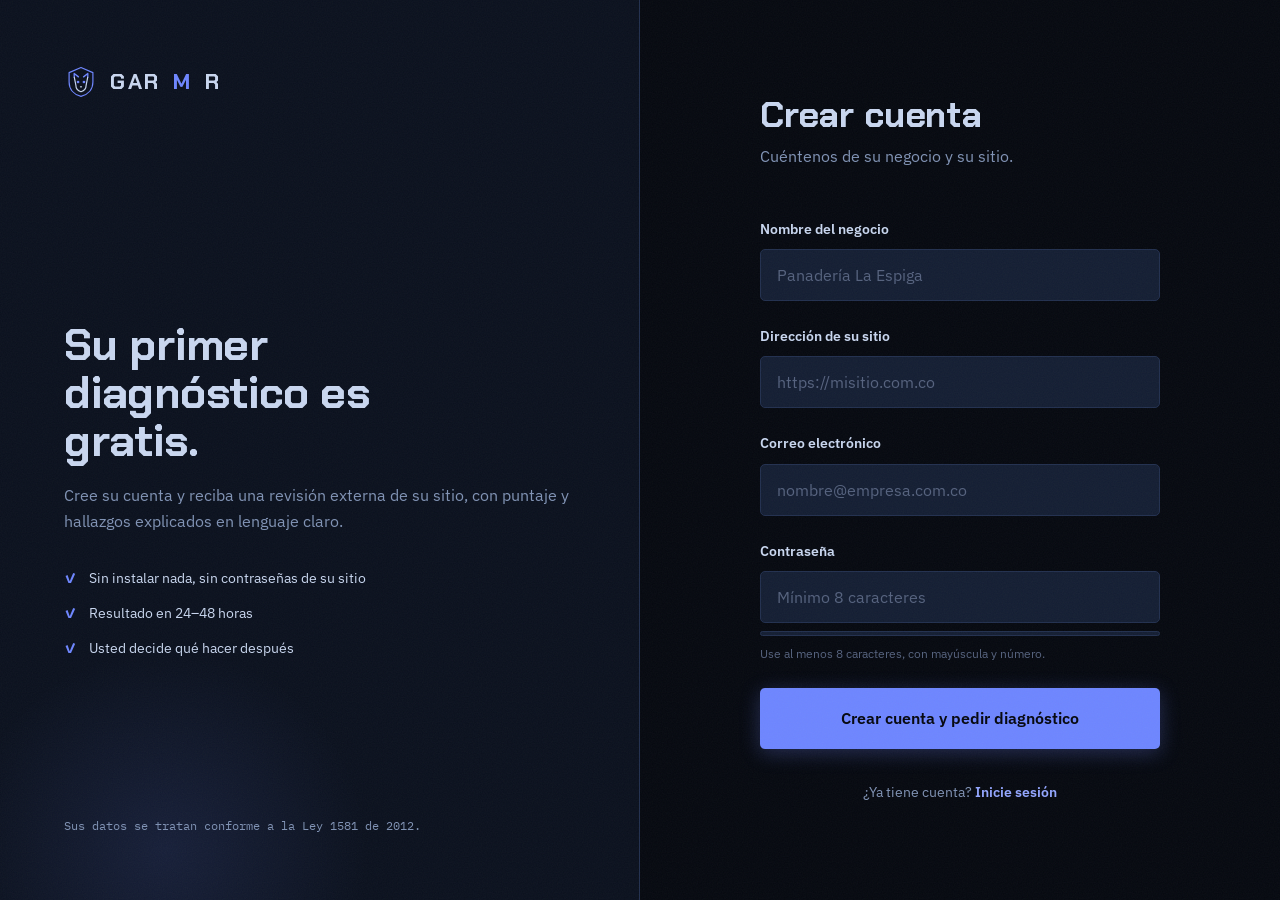
<file: frontend/register.html>
<!DOCTYPE html>
<html lang="es">
<head>
  <meta charset="UTF-8" />
  <meta name="viewport" content="width=device-width, initial-scale=1.0" />
  <title>Crear cuenta · GARMR</title>
  <link rel="icon" type="image/svg+xml" href="assets/favicon.svg" />
  <link rel="preconnect" href="https://fonts.googleapis.com" />
  <link rel="preconnect" href="https://fonts.gstatic.com" crossorigin />
  <link href="https://fonts.googleapis.com/css2?family=Chakra+Petch:wght@500;600;700&family=IBM+Plex+Sans:wght@400;500;600&family=IBM+Plex+Mono:wght@400;500&display=swap" rel="stylesheet" />
  <link rel="stylesheet" href="css/tokens.css" />
  <link rel="stylesheet" href="css/base.css" />
  <link rel="stylesheet" href="css/components.css" />
  <link rel="stylesheet" href="css/pages.css" />
</head>
<body>
  <div class="auth">
    <aside class="auth__aside">
      <a class="marca" href="index.html">
        <img src="assets/sigilo.svg" alt="" width="34" height="34" />
        GAR<b>M</b>R
      </a>
      <div>
        <h2>Su primer diagnóstico es gratis.</h2>
        <p>Cree su cuenta y reciba una revisión externa de su sitio, con puntaje y hallazgos explicados en lenguaje claro.</p>
        <ul class="auth__lista">
          <li>Sin instalar nada, sin contraseñas de su sitio</li>
          <li>Resultado en 24–48 horas</li>
          <li>Usted decide qué hacer después</li>
        </ul>
      </div>
      <p class="auth__legal">Sus datos se tratan conforme a la Ley 1581 de 2012.</p>
    </aside>

    <div class="auth__form">
      <div class="auth__form-inner">
        <h1>Crear cuenta</h1>
        <p class="sub">Cuéntenos de su negocio y su sitio.</p>

        <div class="aviso-ok" id="avisoOk">¡Cuenta creada! Preparando su panel…</div>

        <form id="formRegistro" novalidate>
          <div class="campo">
            <label for="negocio">Nombre del negocio</label>
            <input type="text" id="negocio" name="negocio" placeholder="Panadería La Espiga" />
            <p class="error" id="errNegocio">Ingrese el nombre de su negocio.</p>
          </div>
          <div class="campo">
            <label for="sitio">Dirección de su sitio</label>
            <input type="url" id="sitio" name="sitio" placeholder="https://misitio.com.co" />
            <p class="error" id="errSitio">Ingrese una dirección válida (con https://).</p>
          </div>
          <div class="campo">
            <label for="email">Correo electrónico</label>
            <input type="email" id="email" name="email" placeholder="nombre@empresa.com.co" autocomplete="email" />
            <p class="error" id="errEmail">Ingrese un correo válido.</p>
          </div>
          <div class="campo">
            <label for="pass">Contraseña</label>
            <input type="password" id="pass" name="pass" placeholder="Mínimo 8 caracteres" autocomplete="new-password" />
            <div class="medidor-clave"><i id="barraClave"></i></div>
            <p class="pista" id="pistaClave">Use al menos 8 caracteres, con mayúscula y número.</p>
            <p class="error" id="errPass">La contraseña no cumple los requisitos.</p>
          </div>
          <button type="submit" class="btn btn--primario btn--bloque btn--grande">Crear cuenta y pedir diagnóstico</button>
        </form>

        <p class="alt">¿Ya tiene cuenta? <a href="login.html">Inicie sesión</a></p>
      </div>
    </div>
  </div>

  <script src="js/auth.js"></script>
</body>
</html>
</file>
<file: frontend/css/tokens.css>
/* ============================================================
   GARMR · Sistema de diseño — identidad "VIGILIA"
   El guardián en la oscuridad. Azul-negro frío, luz del vigía
   en índigo, rojo sangre solo para el peligro.
   Aquí viven solo las variables; el resto del CSS las consume.
   ============================================================ */

:root {
  /* --- La oscuridad (base) --- */
  --abismo:   #060910;   /* fondo, la noche */
  --noche:    #0B111E;   /* superficie oscura elevada */
  --acero:    #141E33;   /* tarjetas */
  --acero-2:  #1B2740;   /* tarjeta elevada / hover */
  --borde:    #22304F;   /* bordes sobre oscuro */

  /* --- La luz --- */
  --escarcha:   #C9D7F0; /* texto principal, luz de luna */
  --escarcha-2: #8093B5; /* texto secundario */
  --niebla:     #55627E; /* texto tenue, captions */

  /* --- La luz del vigía (acento firma) --- */
  --vigia:      #6E86FF; /* índigo luminoso, usar con disciplina */
  --vigia-2:    #93A6FF;
  --vigia-tenue:rgba(110, 134, 255, 0.12);
  --vigia-glow: 0 0 34px rgba(110, 134, 255, 0.35);

  /* --- El peligro (rojo sangre nórdico) --- */
  --sangre:      #E0474B;
  --sangre-tenue:rgba(224, 71, 75, 0.12);

  /* --- Lo seguro --- */
  --jade: #37A08A;

  /* --- Severidades (mapea el modelo de puntaje GARMR) --- */
  --sev-critica: #E0474B;  /* rojo sangre */
  --sev-alta:    #DB6B6B;  /* rojo apagado */
  --sev-media:   #6E86FF;  /* luz del vigía */
  --sev-baja:    #8093B5;  /* acero pálido */
  --sev-ok:      #37A08A;  /* jade */

  /* --- Tipografía --- */
  --f-display: "Chakra Petch", "Segoe UI", system-ui, sans-serif;
  --f-texto:   "IBM Plex Sans", system-ui, -apple-system, sans-serif;
  --f-mono:    "IBM Plex Mono", "SFMono-Regular", Consolas, monospace;

  /* Escala tipográfica (base 16px) */
  --t-xs: 0.75rem;  --t-sm: 0.875rem; --t-base: 1rem;  --t-md: 1.125rem;
  --t-lg: 1.375rem; --t-xl: 1.75rem;  --t-2xl: 2.25rem;
  --t-3xl: 3rem;    --t-4xl: 3.75rem;

  /* --- Espaciado (escala de 4px) --- */
  --s-1: 0.25rem; --s-2: 0.5rem; --s-3: 0.75rem; --s-4: 1rem;
  --s-5: 1.5rem;  --s-6: 2rem;   --s-7: 3rem;    --s-8: 4rem;
  --s-9: 6rem;    --s-10: 8rem;

  /* --- Forma --- */
  /* Radio pequeño: la identidad usa biseles, no curvas suaves */
  --radio: 5px;
  --bisel: 14px;             /* tamaño del corte de esquina (notch) */
  --linea: 1px solid var(--borde);

  /* Corte biselado en esquinas opuestas: sello visual de GARMR */
  --clip-bisel: polygon(
    var(--bisel) 0, 100% 0, 100% calc(100% - var(--bisel)),
    calc(100% - var(--bisel)) 100%, 0 100%, 0 var(--bisel)
  );

  /* --- Sombras --- */
  --sombra:    0 20px 50px rgba(0, 0, 0, 0.45);
  --sombra-lg: 0 40px 90px rgba(0, 0, 0, 0.55);

  /* --- Layout --- */
  --ancho-max: 1180px;
  --nav-alto: 76px;

  /* --- Movimiento --- */
  --ease: cubic-bezier(0.22, 1, 0.36, 1);
  --rapido: 180ms var(--ease);
  --medio:  340ms var(--ease);
  --lento:  650ms var(--ease);
}

@media (prefers-reduced-motion: reduce) {
  *, *::before, *::after {
    animation-duration: 0.001ms !important;
    animation-iteration-count: 1 !important;
    transition-duration: 0.001ms !important;
    scroll-behavior: auto !important;
  }
}
</file>
<file: frontend/css/base.css>
/* ============================================================
   GARMR · Base "VIGILIA" — reset, tipografía, y las utilidades
   de identidad: grano, divisor rúnico y esquina biselada.
   ============================================================ */

*, *::before, *::after { box-sizing: border-box; }
* { margin: 0; }

html { scroll-behavior: smooth; -webkit-text-size-adjust: 100%; }

body {
  font-family: var(--f-texto);
  font-size: var(--t-base);
  line-height: 1.65;
  color: var(--escarcha);
  background: var(--abismo);
  -webkit-font-smoothing: antialiased;
  text-rendering: optimizeLegibility;
  position: relative;
  overflow-x: hidden;
}

/* --- Grano: textura sutil sobre todo. Mata el degradado plano
       que hace que una página "se vea hecha por IA". --- */
body::after {
  content: "";
  position: fixed;
  inset: 0;
  pointer-events: none;
  z-index: 9999;
  opacity: 0.045;
  background-image: url("data:image/svg+xml,%3Csvg xmlns='http://www.w3.org/2000/svg' width='160' height='160'%3E%3Cfilter id='n'%3E%3CfeTurbulence type='fractalNoise' baseFrequency='0.8' numOctaves='3' stitchTiles='stitch'/%3E%3C/filter%3E%3Crect width='100%25' height='100%25' filter='url(%23n)'/%3E%3C/svg%3E");
}

/* --- Tipografía --- */
h1, h2, h3, h4 {
  font-family: var(--f-display);
  font-weight: 700;
  line-height: 1.08;
  letter-spacing: -0.005em;
  color: var(--escarcha);
}
h1 { font-size: clamp(2.4rem, 5.2vw, var(--t-4xl)); }
h2 { font-size: clamp(1.75rem, 3.5vw, var(--t-3xl)); }
h3 { font-size: var(--t-xl); }
h4 { font-size: var(--t-lg); font-weight: 600; }

p { max-width: 62ch; }
a { color: inherit; text-decoration: none; }
img, svg { display: block; max-width: 100%; }
button, input, select, textarea { font: inherit; color: inherit; }
ul, ol { list-style: none; padding: 0; }
code, kbd, .mono { font-family: var(--f-mono); }

/* --- Primitivas de layout --- */
.contenedor {
  width: 100%;
  max-width: var(--ancho-max);
  margin-inline: auto;
  padding-inline: var(--s-5);
}
.seccion { padding-block: var(--s-9); }

/* Eyebrow técnico: etiqueta monoespaciada con guía a la izquierda */
.eyebrow {
  display: inline-flex;
  align-items: center;
  gap: var(--s-3);
  font-family: var(--f-mono);
  font-size: var(--t-xs);
  letter-spacing: 0.26em;
  text-transform: uppercase;
  color: var(--vigia-2);
  margin-bottom: var(--s-5);
}
.eyebrow::before {
  content: "";
  width: 34px;
  height: 1px;
  background: var(--vigia);
}

.lead {
  font-size: var(--t-md);
  color: var(--escarcha-2);
  max-width: 56ch;
}

/* --- Utilidad de identidad: esquina biselada (notch) ---
       Da a las tarjetas la silueta de "piedra tallada / puerta". */
.bisel { clip-path: var(--clip-bisel); }

/* --- Utilidad de identidad: divisor rúnico ---
       Una línea con un nodo en diamante al centro. */
.runa {
  display: flex;
  align-items: center;
  gap: var(--s-4);
  color: var(--borde);
}
.runa::before, .runa::after {
  content: "";
  flex: 1;
  height: 1px;
  background: linear-gradient(90deg, transparent, var(--borde), transparent);
}
.runa i {
  width: 7px;
  height: 7px;
  background: var(--vigia);
  transform: rotate(45deg);
  box-shadow: var(--vigia-glow);
}

/* --- Accesibilidad --- */
.saltar {
  position: absolute;
  left: -9999px; top: 0;
  background: var(--vigia);
  color: var(--abismo);
  padding: var(--s-2) var(--s-4);
  z-index: 10000;
}
.saltar:focus { left: 0; }

a:focus-visible, button:focus-visible,
input:focus-visible, select:focus-visible, textarea:focus-visible {
  outline: 2px solid var(--vigia);
  outline-offset: 3px;
}
</file>
<file: frontend/css/components.css>
/* ============================================================
   GARMR · Componentes "VIGILIA"
   Navegación, botones, tarjetas, insignias y footer.
   ============================================================ */

/* ---------- Navegación ---------- */
.nav {
  position: sticky;
  top: 0;
  z-index: 100;
  height: var(--nav-alto);
  display: flex;
  align-items: center;
  background: rgba(6, 9, 16, 0.82);
  backdrop-filter: blur(14px);
  border-bottom: 1px solid var(--borde);
}
.nav__inner {
  width: 100%;
  max-width: var(--ancho-max);
  margin-inline: auto;
  padding-inline: var(--s-5);
  display: flex;
  align-items: center;
  justify-content: space-between;
}
.marca {
  display: flex;
  align-items: center;
  gap: var(--s-3);
  font-family: var(--f-display);
  font-weight: 700;
  font-size: var(--t-lg);
  letter-spacing: 0.12em;
  color: var(--escarcha);
}
.marca b { color: var(--vigia); font-weight: 700; }
.nav__links { display: flex; align-items: center; gap: var(--s-6); }
.nav__links a {
  font-size: var(--t-sm);
  color: var(--escarcha-2);
  transition: color var(--rapido);
}
.nav__links a:hover { color: var(--escarcha); }
.nav__toggle { display: none; background: none; border: 0; cursor: pointer; padding: var(--s-2); }
.nav__toggle span { display: block; width: 22px; height: 2px; background: var(--escarcha); margin: 4px 0; transition: var(--rapido); }

@media (max-width: 900px) {
  .nav__links {
    position: fixed;
    inset: var(--nav-alto) 0 auto 0;
    flex-direction: column;
    gap: var(--s-4);
    padding: var(--s-6);
    background: var(--noche);
    border-bottom: 1px solid var(--borde);
    transform: translateY(-120%);
    transition: transform var(--medio);
  }
  .nav__links.abierto { transform: translateY(0); }
  .nav__toggle { display: block; }
}

/* ---------- Botones ---------- */
.btn {
  display: inline-flex;
  align-items: center;
  gap: var(--s-2);
  font-family: var(--f-texto);
  font-weight: 600;
  font-size: var(--t-sm);
  padding: var(--s-3) var(--s-5);
  border-radius: var(--radio);
  border: 1px solid transparent;
  cursor: pointer;
  transition: transform var(--rapido), background var(--rapido), box-shadow var(--rapido), border-color var(--rapido);
  white-space: nowrap;
}
.btn:hover { transform: translateY(-2px); }
.btn:active { transform: translateY(0); }

.btn--primario {
  background: var(--vigia);
  color: #05070E;
  box-shadow: 0 4px 20px rgba(110, 134, 255, 0.28);
}
.btn--primario:hover { background: var(--vigia-2); box-shadow: var(--vigia-glow); }

.btn--fantasma {
  background: transparent;
  color: var(--escarcha);
  border-color: var(--borde);
}
.btn--fantasma:hover { border-color: var(--vigia); color: var(--vigia-2); }

.btn--peligro {
  background: var(--sangre);
  color: #fff;
}
.btn--peligro:hover { background: #ec5a5e; box-shadow: 0 0 30px rgba(224, 71, 75, 0.35); }

.btn--bloque { width: 100%; justify-content: center; }
.btn--grande { padding: var(--s-4) var(--s-6); font-size: var(--t-base); }

/* ---------- Tarjetas ---------- */
.tarjeta {
  background: var(--acero);
  border: 1px solid var(--borde);
  padding: var(--s-6);
  transition: transform var(--medio), border-color var(--medio), background var(--medio);
}
/* Variante biselada: la silueta de "piedra tallada" */
.tarjeta--bisel { clip-path: var(--clip-bisel); }
.tarjeta--interactiva:hover {
  transform: translateY(-4px);
  border-color: var(--vigia);
  background: var(--acero-2);
}

/* ---------- Insignias de severidad ---------- */
.insignia {
  display: inline-flex;
  align-items: center;
  gap: var(--s-2);
  font-family: var(--f-mono);
  font-size: var(--t-xs);
  letter-spacing: 0.06em;
  text-transform: uppercase;
  padding: var(--s-1) var(--s-3);
  border-radius: 3px;
}
.insignia::before { content: ""; width: 6px; height: 6px; border-radius: 50%; background: currentColor; }
.insignia--critica { color: var(--sev-critica); background: var(--sangre-tenue); border: 1px solid rgba(224,71,75,0.35); }
.insignia--alta    { color: var(--sev-alta);    background: rgba(219,107,107,0.12); }
.insignia--media   { color: var(--sev-media);   background: var(--vigia-tenue); border: 1px solid rgba(110,134,255,0.35); }
.insignia--baja    { color: var(--sev-baja);    background: rgba(128,147,181,0.12); }
.insignia--ok      { color: var(--sev-ok);      background: rgba(55,160,138,0.12); }

/* Código de hallazgo (monoespaciado) */
.codigo {
  font-family: var(--f-mono);
  font-size: var(--t-xs);
  color: var(--vigia-2);
  background: var(--vigia-tenue);
  padding: 2px var(--s-2);
  border-radius: 3px;
}

/* ---------- Footer ---------- */
.footer {
  background: var(--noche);
  color: var(--escarcha-2);
  padding-block: var(--s-8) var(--s-6);
  border-top: 1px solid var(--borde);
}
.footer__grid {
  display: grid;
  grid-template-columns: 1.5fr 1fr 1fr;
  gap: var(--s-7);
  margin-bottom: var(--s-7);
}
.footer h4 {
  color: var(--escarcha);
  font-family: var(--f-mono);
  font-size: var(--t-xs);
  font-weight: 500;
  margin-bottom: var(--s-4);
  text-transform: uppercase;
  letter-spacing: 0.12em;
}
.footer a { display: block; font-size: var(--t-sm); padding-block: var(--s-1); transition: color var(--rapido); }
.footer a:hover { color: var(--vigia-2); }
.footer__base {
  display: flex;
  justify-content: space-between;
  padding-top: var(--s-5);
  border-top: 1px solid var(--borde);
  font-family: var(--f-mono);
  font-size: var(--t-xs);
  color: var(--niebla);
}
@media (max-width: 720px) {
  .footer__grid { grid-template-columns: 1fr; gap: var(--s-6); }
  .footer__base { flex-direction: column; gap: var(--s-3); }
}

/* ---------- Revelado al hacer scroll ---------- */
.revelar { opacity: 0; transform: translateY(24px); transition: opacity var(--lento), transform var(--lento); }
.revelar.visible { opacity: 1; transform: translateY(0); }
</file>
<file: frontend/css/pages.css>
/* ============================================================
   GARMR · Estilos de la landing "VIGILIA"
   ============================================================ */

/* ==================== HERO ==================== */
.hero {
  position: relative;
  padding-block: var(--s-10) var(--s-10);
  overflow: hidden;
}
.hero::before { /* resplandor del vigía */
  content: "";
  position: absolute;
  top: -30%; left: 50%;
  width: 900px; height: 900px;
  transform: translateX(-50%);
  background: radial-gradient(circle, rgba(110,134,255,0.12), transparent 62%);
  pointer-events: none;
}
.hero__sigilo { /* sigilo gigante de fondo */
  position: absolute;
  right: -140px; top: 30px;
  width: 620px;
  opacity: 0.045;
  pointer-events: none;
}
.hero__grid {
  position: relative;
  display: grid;
  grid-template-columns: 1.05fr 0.95fr;
  gap: var(--s-8);
  align-items: center;
}
.hero h1 { margin-bottom: var(--s-5); }
.hero h1 .luz { color: var(--vigia); }
.hero__lead { font-size: var(--t-md); color: var(--escarcha-2); margin-bottom: var(--s-6); max-width: 46ch; }
.hero__acciones { display: flex; gap: var(--s-4); flex-wrap: wrap; margin-bottom: var(--s-6); }
.hero__nota { font-family: var(--f-mono); font-size: var(--t-xs); color: var(--escarcha-2); letter-spacing: 0.03em; }
.hero__nota span { color: var(--jade); }

/* Medidor de guardia — elemento firma */
.medidor {
  position: relative;
  background: linear-gradient(160deg, var(--noche), var(--acero));
  border: 1px solid var(--borde);
  padding: var(--s-6);
  box-shadow: var(--sombra-lg);
  clip-path: var(--clip-bisel);
}
.medidor__top { display: flex; justify-content: space-between; align-items: center; margin-bottom: var(--s-5); }
.medidor__tag { font-family: var(--f-mono); font-size: var(--t-xs); letter-spacing: 0.1em; text-transform: uppercase; padding: 5px 10px; border: 1px solid var(--borde); border-radius: 3px; color: var(--escarcha-2); }
.medidor__url { font-family: var(--f-mono); font-size: var(--t-xs); color: var(--escarcha-2); }
.medidor__dial { position: relative; width: 200px; height: 200px; margin: 0 auto var(--s-4); }
.medidor__dial svg { transform: rotate(-90deg); }
.medidor__aro-fondo { fill: none; stroke: var(--borde); stroke-width: 13; }
.medidor__aro { fill: none; stroke: var(--vigia); stroke-width: 13; stroke-linecap: round; stroke-dasharray: 534; stroke-dashoffset: 534; transition: stroke-dashoffset 1.6s var(--ease); }
.medidor__cifra { position: absolute; inset: 0; display: grid; place-content: center; text-align: center; }
.medidor__cifra b { font-family: var(--f-display); font-size: 52px; color: var(--escarcha); line-height: 1; }
.medidor__cifra span { font-family: var(--f-mono); font-size: var(--t-xs); color: var(--escarcha-2); letter-spacing: 0.1em; }
.medidor__estado { text-align: center; font-family: var(--f-mono); font-size: var(--t-xs); letter-spacing: 0.18em; text-transform: uppercase; color: var(--vigia-2); margin-bottom: var(--s-5); }
.medidor__hallazgos { display: flex; flex-direction: column; gap: var(--s-2); }
.medidor__fila { display: flex; align-items: center; justify-content: space-between; font-size: var(--t-sm); padding: var(--s-3) var(--s-4); background: rgba(6,9,16,0.5); border: 1px solid var(--borde); border-radius: var(--radio); }
.medidor__fila span { color: var(--escarcha); }
.medidor__scan { position: absolute; left: 0; right: 0; height: 2px; background: linear-gradient(90deg, transparent, var(--vigia), transparent); opacity: 0.6; animation: escaneo 3.6s var(--ease) infinite; }
@keyframes escaneo { 0% { top: 8%; } 50% { top: 92%; } 100% { top: 8%; } }

@media (max-width: 900px) {
  .hero__grid { grid-template-columns: 1fr; }
  .medidor { max-width: 440px; margin-inline: auto; }
}

/* ==================== PROBLEMA (analogía del local) ==================== */
.analogia { display: grid; grid-template-columns: repeat(3, 1fr); gap: var(--s-5); margin-top: var(--s-7); }
.analogia__item { padding: var(--s-5); }
.analogia__item .par { font-family: var(--f-mono); font-size: var(--t-xs); color: var(--vigia-2); background: var(--vigia-tenue); padding: 3px 9px; border-radius: 3px; display: inline-block; margin-bottom: var(--s-3); }
.analogia__item h4 { font-family: var(--f-texto); font-size: var(--t-base); margin-bottom: var(--s-2); color: var(--escarcha); }
.analogia__item p { font-size: var(--t-sm); color: var(--escarcha-2); }
@media (max-width: 760px) { .analogia { grid-template-columns: 1fr; } }

.cita-clave { margin-top: var(--s-8); padding: var(--s-6) var(--s-7); border-left: 2px solid var(--vigia); background: var(--noche); }
.cita-clave p { font-family: var(--f-display); font-weight: 500; font-size: var(--t-lg); line-height: 1.4; max-width: 48ch; color: var(--escarcha); }

.problema-cierre { margin-top: var(--s-8); max-width: 62ch; }
.problema-cierre h3 { margin-bottom: var(--s-4); }
.problema-cierre p { color: var(--escarcha-2); }
.problema-cierre strong { color: var(--escarcha); }

/* ==================== ESCALERA DE SERVICIOS ==================== */
.escalera { display: flex; flex-direction: column; gap: var(--s-4); margin-top: var(--s-7); }
.nivel {
  display: grid;
  grid-template-columns: auto 1fr auto;
  gap: var(--s-5);
  align-items: center;
  padding: var(--s-6);
  background: var(--acero);
  border: 1px solid var(--borde);
  transition: transform var(--medio), border-color var(--medio);
  clip-path: var(--clip-bisel);
}
.nivel:hover { transform: translateX(6px); border-color: var(--vigia); }
.nivel__num { font-family: var(--f-display); font-size: var(--t-2xl); color: var(--vigia); width: 52px; text-align: center; }
.nivel__cuerpo h3 { font-size: var(--t-lg); margin-bottom: var(--s-2); }
.nivel__cuerpo p { font-size: var(--t-sm); color: var(--escarcha-2); max-width: 60ch; }
.nivel__cuerpo .frase { display: block; margin-top: var(--s-3); font-family: var(--f-display); font-size: var(--t-sm); color: var(--vigia-2); font-style: italic; }
.nivel__precio { text-align: right; white-space: nowrap; }
.nivel__precio b { font-family: var(--f-display); font-size: var(--t-md); color: var(--escarcha); display: block; }
.nivel__precio span { font-family: var(--f-mono); font-size: var(--t-xs); color: var(--niebla); }
.nivel--gratis { border-color: var(--jade); }
.nivel--gratis .nivel__num { color: var(--jade); }
@media (max-width: 760px) {
  .nivel { grid-template-columns: auto 1fr; }
  .nivel__precio { grid-column: 2; text-align: left; margin-top: var(--s-2); }
}

/* ==================== DIFERENCIADORES ==================== */
.difs { display: grid; grid-template-columns: repeat(2, 1fr); gap: var(--s-5); margin-top: var(--s-7); }
.dif { padding: var(--s-6); }
.dif__ico { width: 44px; height: 44px; border: 1px solid var(--borde); background: var(--vigia-tenue); display: grid; place-items: center; margin-bottom: var(--s-4); }
.dif__ico svg { width: 22px; height: 22px; stroke: var(--vigia); }
.dif h3 { font-size: var(--t-md); margin-bottom: var(--s-3); }
.dif p { font-size: var(--t-sm); color: var(--escarcha-2); }
.dif--destacado { grid-column: span 2; background: var(--noche); display: grid; grid-template-columns: 1fr 1fr; gap: var(--s-6); align-items: center; }
.dif--destacado h3 { font-size: var(--t-xl); }
.dif-doble { display: grid; grid-template-columns: 1fr 1fr; gap: var(--s-3); }
.dif-doble__col { background: var(--acero); border: 1px solid var(--borde); padding: var(--s-4); }
.dif-doble__col h5 { font-family: var(--f-mono); font-size: var(--t-xs); text-transform: uppercase; letter-spacing: 0.08em; margin-bottom: var(--s-2); }
.dif-doble__col.ejec h5 { color: var(--jade); }
.dif-doble__col.tec h5 { color: var(--vigia-2); }
.dif-doble__col p { font-size: var(--t-xs); color: var(--escarcha-2); }
@media (max-width: 760px) {
  .difs, .dif--destacado { grid-template-columns: 1fr; }
  .dif--destacado { grid-column: span 1; }
}

/* ==================== COMPETENCIA ==================== */
.tabla-wrap { overflow-x: auto; margin-top: var(--s-7); }
.tabla-comp { width: 100%; border-collapse: collapse; font-size: var(--t-sm); }
.tabla-comp th, .tabla-comp td { padding: var(--s-4); text-align: center; border-bottom: 1px solid var(--borde); }
.tabla-comp th:first-child, .tabla-comp td:first-child { text-align: left; font-weight: 600; color: var(--escarcha); }
.tabla-comp thead th { font-family: var(--f-mono); font-size: var(--t-xs); text-transform: uppercase; letter-spacing: 0.05em; color: var(--escarcha-2); font-weight: 500; }
.tabla-comp thead th.garmr { color: var(--abismo); background: var(--vigia); }
.tabla-comp td.garmr { background: var(--vigia-tenue); font-weight: 600; color: var(--escarcha); }
.tabla-comp .si { color: var(--jade); font-weight: 700; }
.tabla-comp .no { color: var(--niebla); }

/* ==================== CTA FINAL ==================== */
.cta-final { text-align: center; }
.cta-final h2 { max-width: 22ch; margin: 0 auto var(--s-5); }
.cta-final .lead { margin: 0 auto var(--s-6); }

/* ==================== AUTH (login / registro) ==================== */
.auth { min-height: 100vh; display: grid; grid-template-columns: 1fr 1fr; }
.auth__aside {
  background: var(--noche);
  padding: var(--s-8);
  display: flex;
  flex-direction: column;
  justify-content: space-between;
  position: relative;
  overflow: hidden;
  border-right: 1px solid var(--borde);
}
.auth__aside::before {
  content: ""; position: absolute; bottom: -20%; left: -10%;
  width: 460px; height: 460px;
  background: radial-gradient(circle, rgba(110,134,255,0.12), transparent 62%);
}
.auth__aside .marca { position: relative; margin-bottom: var(--s-8); color: var(--escarcha); }
.auth__aside h2 { position: relative; max-width: 16ch; margin-bottom: var(--s-4); color: var(--escarcha); }
.auth__aside p { position: relative; color: var(--escarcha-2); }
.auth__lista { position: relative; margin-top: var(--s-6); display: flex; flex-direction: column; gap: var(--s-3); }
.auth__lista li { display: flex; gap: var(--s-3); font-size: var(--t-sm); color: var(--escarcha); }
.auth__lista li::before { content: "✓"; color: var(--vigia); font-weight: 700; }
.auth__legal { position: relative; font-family: var(--f-mono); font-size: var(--t-xs); color: var(--niebla); }

.auth__form { display: flex; align-items: center; justify-content: center; padding: var(--s-8) var(--s-6); }
.auth__form-inner { width: 100%; max-width: 400px; }
.auth__form h1 { font-size: var(--t-2xl); margin-bottom: var(--s-2); }
.auth__form .sub { color: var(--escarcha-2); margin-bottom: var(--s-7); }
.auth__form .alt { text-align: center; margin-top: var(--s-6); font-size: var(--t-sm); color: var(--escarcha-2); }
.auth__form .alt a { color: var(--vigia-2); font-weight: 600; }

/* Campos de formulario */
.campo { margin-bottom: var(--s-5); }
.campo label { display: block; font-size: var(--t-sm); font-weight: 600; margin-bottom: var(--s-2); color: var(--escarcha); }
.campo input {
  width: 100%;
  padding: var(--s-3) var(--s-4);
  border: 1px solid var(--borde);
  border-radius: var(--radio);
  background: var(--acero);
  color: var(--escarcha);
  transition: border-color var(--rapido), box-shadow var(--rapido);
}
.campo input::placeholder { color: var(--niebla); }
.campo input:focus { outline: none; border-color: var(--vigia); box-shadow: 0 0 0 3px var(--vigia-tenue); }
.campo input[aria-invalid="true"] { border-color: var(--sangre); }
.campo .error { display: none; font-size: var(--t-xs); color: var(--sangre); margin-top: var(--s-2); }
.campo .error.visible { display: block; }
.pista { font-size: var(--t-xs); color: var(--niebla); margin-top: var(--s-2); }

.medidor-clave { height: 5px; border-radius: 100px; background: var(--acero); overflow: hidden; margin-top: var(--s-2); border: 1px solid var(--borde); }
.medidor-clave i { display: block; height: 100%; width: 0; background: var(--sangre); transition: width var(--medio), background var(--medio); }

.aviso-ok {
  display: none;
  padding: var(--s-4);
  background: rgba(55,160,138,0.12);
  border: 1px solid var(--jade);
  border-radius: var(--radio);
  color: var(--jade);
  font-size: var(--t-sm);
  margin-bottom: var(--s-5);
}
.aviso-ok.visible { display: block; }
@media (max-width: 820px) {
  .auth { grid-template-columns: 1fr; }
  .auth__aside { display: none; }
}

/* ==================== DASHBOARD (panel del cliente) ==================== */
.panel { min-height: 100vh; }
.panel__top {
  height: var(--nav-alto);
  display: flex; align-items: center;
  background: rgba(6,9,16,0.82);
  backdrop-filter: blur(14px);
  border-bottom: 1px solid var(--borde);
  position: sticky; top: 0; z-index: 100;
}
.panel__top .nav__inner { width: 100%; }
.panel__usuario { display: flex; align-items: center; gap: var(--s-3); font-size: var(--t-sm); color: var(--escarcha); }
.panel__avatar { width: 36px; height: 36px; border-radius: 50%; background: var(--vigia); color: var(--abismo); display: grid; place-items: center; font-weight: 700; font-family: var(--f-display); }
.panel__wrap { max-width: var(--ancho-max); margin-inline: auto; padding: var(--s-7) var(--s-5); }
.panel__cabecera { display: flex; justify-content: space-between; align-items: flex-end; margin-bottom: var(--s-6); flex-wrap: wrap; gap: var(--s-4); }
.panel__cabecera h1 { font-size: var(--t-2xl); }
.panel__cabecera .meta { color: var(--escarcha-2); font-size: var(--t-sm); font-family: var(--f-mono); }

.panel__grid { display: grid; grid-template-columns: 320px 1fr; gap: var(--s-5); align-items: start; }
@media (max-width: 900px) { .panel__grid { grid-template-columns: 1fr; } }

.tarjeta-puntaje { text-align: center; }
.dial-mini { position: relative; width: 160px; height: 160px; margin: var(--s-4) auto; }
.dial-mini svg { transform: rotate(-90deg); }
.dial-mini .aro-fondo { fill: none; stroke: var(--borde); stroke-width: 12; }
.dial-mini .aro { fill: none; stroke: var(--sev-media); stroke-width: 12; stroke-linecap: round; stroke-dasharray: 427; stroke-dashoffset: 427; transition: stroke-dashoffset 1.4s var(--ease); }
.dial-mini .cifra { position: absolute; inset: 0; display: grid; place-content: center; }
.dial-mini .cifra b { font-family: var(--f-display); font-size: var(--t-2xl); color: var(--escarcha); }
.dial-mini .cifra span { font-family: var(--f-mono); font-size: var(--t-xs); color: var(--escarcha-2); }
.estado-linea { font-family: var(--f-mono); font-size: var(--t-xs); text-transform: uppercase; letter-spacing: 0.12em; color: var(--vigia-2); }
.desglose { margin-top: var(--s-5); text-align: left; border-top: 1px solid var(--borde); padding-top: var(--s-4); }
.desglose div { display: flex; justify-content: space-between; font-size: var(--t-sm); padding: var(--s-1) 0; color: var(--escarcha-2); }

.hallazgos-lista { display: flex; flex-direction: column; gap: var(--s-3); }
.hallazgo {
  display: grid;
  grid-template-columns: auto 1fr auto;
  gap: var(--s-4);
  align-items: start;
  padding: var(--s-5);
  background: var(--acero);
  border: 1px solid var(--borde);
  border-left: 2px solid var(--niebla);
}
.hallazgo--critica { border-left-color: var(--sev-critica); }
.hallazgo--media { border-left-color: var(--sev-media); }
.hallazgo--baja { border-left-color: var(--sev-baja); }
.hallazgo__cuerpo h4 { font-family: var(--f-texto); font-size: var(--t-base); margin-bottom: var(--s-1); color: var(--escarcha); }
.hallazgo__cuerpo p { font-size: var(--t-sm); color: var(--escarcha-2); }
.hallazgo__meta { display: flex; flex-direction: column; gap: var(--s-2); align-items: flex-end; }
.hallazgo__meta .rev { font-family: var(--f-mono); font-size: var(--t-xs); color: var(--niebla); }

.plan-accion { margin-top: var(--s-6); }
.paso { display: flex; gap: var(--s-4); padding: var(--s-4) 0; border-bottom: 1px solid var(--borde); }
.paso:last-child { border-bottom: 0; }
.paso__num { width: 28px; height: 28px; border-radius: 50%; background: var(--vigia); color: var(--abismo); display: grid; place-items: center; font-size: var(--t-sm); font-weight: 700; flex-shrink: 0; font-family: var(--f-display); }
.paso__txt strong { display: block; font-size: var(--t-sm); color: var(--escarcha); }
.paso__txt span { font-size: var(--t-xs); color: var(--niebla); font-family: var(--f-mono); }

.cta-auditoria { margin-top: var(--s-5); background: var(--noche); display: flex; justify-content: space-between; align-items: center; gap: var(--s-5); flex-wrap: wrap; }
.cta-auditoria h3 { font-size: var(--t-md); }
.cta-auditoria p { color: var(--escarcha-2); font-size: var(--t-sm); max-width: 48ch; }
</file>
<file: frontend/css/chatbot.css>
/* ============================================================
   GARMR · chatbot.css — El asistente Garmr (identidad Vigilia)
   ============================================================ */

/* Botón flotante */
.garmr-btn {
  position: fixed;
  right: var(--s-5);
  bottom: var(--s-5);
  z-index: 200;
  width: 62px; height: 62px;
  border-radius: 50%;
  border: 1px solid var(--vigia);
  background: var(--noche);
  cursor: pointer;
  box-shadow: var(--vigia-glow), var(--sombra);
  display: grid;
  place-items: center;
  transition: transform var(--rapido);
}
.garmr-btn:hover { transform: scale(1.06); }
.garmr-btn img { width: 40px; height: 40px; }
/* Ojos que "vigilan": un pulso sutil */
.garmr-btn::after {
  content: "";
  position: absolute;
  inset: -4px;
  border-radius: 50%;
  border: 1px solid var(--vigia);
  opacity: 0;
  animation: vigilia 3s var(--ease) infinite;
}
@keyframes vigilia { 0% { opacity: 0.6; transform: scale(1); } 100% { opacity: 0; transform: scale(1.3); } }

/* Panel */
.garmr-panel {
  position: fixed;
  right: var(--s-5);
  bottom: calc(var(--s-5) + 78px);
  z-index: 200;
  width: min(390px, calc(100vw - 2 * var(--s-5)));
  height: min(580px, calc(100vh - 150px));
  background: var(--noche);
  border: 1px solid var(--borde);
  box-shadow: var(--sombra-lg);
  display: flex;
  flex-direction: column;
  overflow: hidden;
  transform-origin: bottom right;
  transform: scale(0.9);
  opacity: 0;
  pointer-events: none;
  transition: transform var(--medio), opacity var(--medio);
  clip-path: var(--clip-bisel);
}
.garmr-panel.abierto { transform: scale(1); opacity: 1; pointer-events: auto; }

/* Cabecera */
.garmr-head {
  background: var(--abismo);
  padding: var(--s-4) var(--s-5);
  display: flex;
  align-items: center;
  gap: var(--s-3);
  border-bottom: 1px solid var(--borde);
}
.garmr-head img { width: 38px; height: 38px; }
.garmr-head .info { flex: 1; }
.garmr-head strong { font-family: var(--f-display); font-size: var(--t-md); color: var(--escarcha); letter-spacing: 0.04em; }
.garmr-head small { display: flex; align-items: center; gap: var(--s-2); color: var(--escarcha-2); font-size: var(--t-xs); }
.garmr-head small::before { content: ""; width: 8px; height: 8px; border-radius: 50%; background: var(--jade); box-shadow: 0 0 8px var(--jade); }
.garmr-head button { background: none; border: 0; color: var(--escarcha-2); cursor: pointer; font-size: var(--t-xl); line-height: 1; }
.garmr-head button:hover { color: var(--escarcha); }

/* Cuerpo */
.garmr-cuerpo {
  flex: 1;
  overflow-y: auto;
  padding: var(--s-5);
  display: flex;
  flex-direction: column;
  gap: var(--s-4);
}
.garmr-cuerpo::-webkit-scrollbar { width: 8px; }
.garmr-cuerpo::-webkit-scrollbar-thumb { background: var(--borde); border-radius: 100px; }

.msg { max-width: 86%; padding: var(--s-3) var(--s-4); font-size: var(--t-sm); line-height: 1.55; border-radius: var(--radio); }
.msg--bot { background: var(--acero); border: 1px solid var(--borde); color: var(--escarcha); align-self: flex-start; border-bottom-left-radius: 2px; }
.msg--yo { background: var(--vigia); color: var(--abismo); align-self: flex-end; border-bottom-right-radius: 2px; font-weight: 500; }
.msg strong { color: var(--vigia-2); }
.msg--yo strong { color: var(--abismo); }
.msg em { color: var(--escarcha); font-style: italic; }

/* Sugerencias */
.garmr-sugerencias { display: flex; flex-wrap: wrap; gap: var(--s-2); padding: 0 var(--s-5) var(--s-3); }
.garmr-chip {
  font-family: var(--f-texto);
  font-size: var(--t-xs);
  padding: var(--s-2) var(--s-3);
  border-radius: 100px;
  background: var(--acero);
  border: 1px solid var(--borde);
  color: var(--escarcha-2);
  cursor: pointer;
  transition: var(--rapido);
}
.garmr-chip:hover { border-color: var(--vigia); color: var(--escarcha); }

/* Entrada */
.garmr-input {
  display: flex;
  gap: var(--s-2);
  padding: var(--s-4);
  border-top: 1px solid var(--borde);
  background: var(--abismo);
}
.garmr-input input {
  flex: 1;
  padding: var(--s-3) var(--s-4);
  border: 1px solid var(--borde);
  border-radius: 100px;
  background: var(--acero);
  color: var(--escarcha);
}
.garmr-input input::placeholder { color: var(--niebla); }
.garmr-input input:focus { outline: none; border-color: var(--vigia); }
.garmr-input button {
  width: 44px; height: 44px;
  border-radius: 50%;
  border: 0;
  background: var(--vigia);
  color: var(--abismo);
  cursor: pointer;
  display: grid; place-items: center;
}
.garmr-input button:hover { background: var(--vigia-2); }
.garmr-input button svg { width: 20px; height: 20px; }

/* Indicador "olfateando..." */
.olfateando { display: inline-flex; gap: 4px; padding: var(--s-3) var(--s-4); }
.olfateando i { width: 7px; height: 7px; border-radius: 50%; background: var(--escarcha-2); animation: pulso 1.2s infinite; }
.olfateando i:nth-child(2) { animation-delay: 0.2s; }
.olfateando i:nth-child(3) { animation-delay: 0.4s; }
@keyframes pulso { 0%,60%,100% { opacity: 0.3; transform: translateY(0); } 30% { opacity: 1; transform: translateY(-3px); } }
</file>
<file: frontend/css/laboratorios.css>
/* ============================================================
   GARMR · laboratorios.css — "Cae y aprende"
   Estilos del hub de laboratorios y del laboratorio de phishing.
   ============================================================ */

/* ---------- Encabezado del hub ---------- */
.lab-hero { padding-block: var(--s-8) var(--s-6); position: relative; overflow: hidden; }
.lab-hero::before {
  content: ""; position: absolute; top: -40%; right: -5%;
  width: 700px; height: 700px;
  background: radial-gradient(circle, rgba(110,134,255,0.10), transparent 62%);
  pointer-events: none;
}
.lab-hero h1 { margin-bottom: var(--s-4); }
.lab-hero .luz { color: var(--vigia); }

/* ---------- Selector de laboratorios ---------- */
.lab-grid { display: grid; grid-template-columns: repeat(3, 1fr); gap: var(--s-4); margin-top: var(--s-6); }
.lab-card {
  padding: var(--s-5);
  background: var(--acero);
  border: 1px solid var(--borde);
  cursor: pointer;
  text-align: left;
  transition: transform var(--medio), border-color var(--medio), background var(--medio);
  clip-path: var(--clip-bisel);
  color: inherit;
  font: inherit;
}
.lab-card:hover { transform: translateY(-4px); border-color: var(--vigia); }
.lab-card.activa { border-color: var(--vigia); background: var(--acero-2); }
.lab-card .num { font-family: var(--f-mono); font-size: var(--t-xs); color: var(--vigia-2); letter-spacing: 0.1em; }
.lab-card h3 { font-size: var(--t-md); margin: var(--s-2) 0; }
.lab-card p { font-size: var(--t-sm); color: var(--escarcha-2); }
.lab-card .pronto { display: inline-block; margin-top: var(--s-3); font-family: var(--f-mono); font-size: var(--t-xs); color: var(--niebla); border: 1px solid var(--borde); padding: 2px 8px; border-radius: 3px; }
.lab-card.bloqueada { opacity: 0.6; cursor: not-allowed; }
.lab-card.bloqueada:hover { transform: none; border-color: var(--borde); }
@media (max-width: 760px) { .lab-grid { grid-template-columns: 1fr; } }

/* ---------- Área del laboratorio activo ---------- */
.lab-escena {
  margin-top: var(--s-7);
  background: var(--noche);
  border: 1px solid var(--borde);
  padding: var(--s-7);
  clip-path: var(--clip-bisel);
}
.lab-intro { display: flex; gap: var(--s-4); align-items: flex-start; margin-bottom: var(--s-6); }
.lab-intro img { width: 44px; height: 44px; flex-shrink: 0; }
.lab-intro .burbuja { background: var(--acero); border: 1px solid var(--borde); border-radius: var(--radio); border-top-left-radius: 2px; padding: var(--s-4); font-size: var(--t-sm); }
.lab-intro .burbuja strong { color: var(--vigia-2); }

/* ---------- Bandeja de correo (mockup) ---------- */
.correo {
  background: var(--acero);
  border: 1px solid var(--borde);
  border-radius: var(--radio);
  overflow: hidden;
  max-width: 620px;
}
.correo__barra { background: var(--abismo); padding: var(--s-3) var(--s-4); display: flex; align-items: center; gap: var(--s-2); border-bottom: 1px solid var(--borde); }
.correo__barra span { width: 11px; height: 11px; border-radius: 50%; background: var(--borde); }
.correo__barra small { margin-left: var(--s-3); font-family: var(--f-mono); font-size: var(--t-xs); color: var(--niebla); }
.correo__cab { padding: var(--s-5); border-bottom: 1px solid var(--borde); }
.correo__de { display: flex; align-items: center; gap: var(--s-3); margin-bottom: var(--s-3); }
.correo__avatar { width: 40px; height: 40px; border-radius: 50%; background: var(--noche); border: 1px solid var(--borde); display: grid; place-items: center; color: var(--escarcha-2); font-weight: 700; }
.correo__de-info b { display: block; font-size: var(--t-sm); color: var(--escarcha); }
.correo__de-info span { font-family: var(--f-mono); font-size: var(--t-xs); color: var(--escarcha-2); }
.correo__asunto { font-family: var(--f-display); font-size: var(--t-md); color: var(--escarcha); }
.correo__cuerpo { padding: var(--s-5); font-size: var(--t-sm); color: var(--escarcha); line-height: 1.7; }
.correo__cuerpo p { margin-bottom: var(--s-4); max-width: none; }
.correo__btn-falso {
  display: inline-block;
  background: var(--vigia);
  color: var(--abismo);
  font-weight: 600;
  padding: var(--s-3) var(--s-5);
  border-radius: var(--radio);
  cursor: pointer;
  position: relative;
}
.correo__enlace-real {
  display: none;
  margin-top: var(--s-2);
  font-family: var(--f-mono);
  font-size: var(--t-xs);
  color: var(--sangre);
}
.correo__enlace-real.visible { display: block; }

/* Zonas marcables como señales */
.senal { position: relative; border-radius: 3px; transition: background var(--medio), box-shadow var(--medio); padding: 1px 3px; }
.senal.marcada { background: var(--sangre-tenue); box-shadow: 0 0 0 1px var(--sangre); }
.senal.marcada::after {
  content: attr(data-nota);
  position: absolute;
  left: 0; top: calc(100% + 6px);
  width: max-content; max-width: 280px;
  background: var(--sangre);
  color: #fff;
  font-family: var(--f-texto);
  font-size: var(--t-xs);
  padding: var(--s-2) var(--s-3);
  border-radius: var(--radio);
  z-index: 5;
  box-shadow: var(--sombra);
}

/* ---------- Decisión ---------- */
.lab-decision { margin-top: var(--s-6); display: flex; gap: var(--s-4); flex-wrap: wrap; }

/* ---------- Resultado ---------- */
.lab-resultado { margin-top: var(--s-6); display: none; }
.lab-resultado.visible { display: block; }
.veredicto { display: flex; gap: var(--s-4); align-items: flex-start; padding: var(--s-5); border-radius: var(--radio); margin-bottom: var(--s-5); }
.veredicto img { width: 40px; height: 40px; flex-shrink: 0; }
.veredicto--cayo { background: var(--sangre-tenue); border: 1px solid var(--sangre); }
.veredicto--bien { background: rgba(55,160,138,0.12); border: 1px solid var(--jade); }
.veredicto h3 { font-size: var(--t-lg); margin-bottom: var(--s-2); }
.veredicto--cayo h3 { color: var(--sangre); }
.veredicto--bien h3 { color: var(--jade); }
.veredicto p { font-size: var(--t-sm); color: var(--escarcha); }

.senales-guia { margin-top: var(--s-5); }
.senales-guia h4 { margin-bottom: var(--s-4); }
.senal-paso {
  display: flex; gap: var(--s-4); align-items: flex-start;
  padding: var(--s-4);
  border: 1px solid var(--borde);
  border-radius: var(--radio);
  margin-bottom: var(--s-3);
  opacity: 0.4;
  transition: opacity var(--medio), border-color var(--medio);
}
.senal-paso.activa { opacity: 1; border-color: var(--sangre); }
.senal-paso__num { width: 26px; height: 26px; border-radius: 50%; background: var(--sangre); color: #fff; display: grid; place-items: center; font-size: var(--t-xs); font-weight: 700; flex-shrink: 0; }
.senal-paso h5 { font-size: var(--t-sm); color: var(--escarcha); margin-bottom: 2px; }
.senal-paso p { font-size: var(--t-xs); color: var(--escarcha-2); }

.lab-leccion { margin-top: var(--s-6); padding: var(--s-5); background: var(--acero); border: 1px solid var(--borde); border-left: 2px solid var(--jade); border-radius: var(--radio); }
.lab-leccion h4 { margin-bottom: var(--s-3); color: var(--jade); }
.lab-leccion ul { display: flex; flex-direction: column; gap: var(--s-2); }
.lab-leccion li { display: flex; gap: var(--s-3); font-size: var(--t-sm); color: var(--escarcha); }
.lab-leccion li::before { content: "✓"; color: var(--jade); font-weight: 700; }
.lab-reiniciar { margin-top: var(--s-5); }

/* ============================================================
   LAB 02 · La clave débil
   ============================================================ */
.clave-lab { max-width: 620px; }
.clave-campo { position: relative; margin-top: var(--s-4); }
.clave-campo input {
  width: 100%;
  padding: var(--s-4) var(--s-5);
  font-family: var(--f-mono);
  font-size: var(--t-md);
  border: 1px solid var(--borde);
  border-radius: var(--radio);
  background: var(--acero);
  color: var(--escarcha);
}
.clave-campo input:focus { outline: none; border-color: var(--vigia); box-shadow: 0 0 0 3px var(--vigia-tenue); }
.clave-campo input::placeholder { color: var(--niebla); }
.clave-nota { font-family: var(--f-mono); font-size: var(--t-xs); color: var(--niebla); margin-top: var(--s-2); }

.clave-medidor { display: flex; gap: 6px; margin-top: var(--s-5); }
.clave-medidor i { flex: 1; height: 8px; border-radius: 100px; background: var(--acero); border: 1px solid var(--borde); transition: background var(--medio), border-color var(--medio); }

.clave-tiempo {
  margin-top: var(--s-5);
  padding: var(--s-5);
  background: var(--noche);
  border: 1px solid var(--borde);
  border-radius: var(--radio);
  text-align: center;
}
.clave-tiempo .etiqueta { display: block; font-family: var(--f-mono); font-size: var(--t-xs); letter-spacing: 0.1em; text-transform: uppercase; color: var(--escarcha-2); margin-bottom: var(--s-2); }
.clave-tiempo b { font-family: var(--f-display); font-size: var(--t-2xl); color: var(--escarcha); line-height: 1.1; transition: color var(--medio); }
.clave-tiempo.malo b { color: var(--sangre); }
.clave-tiempo.medio b { color: var(--sev-media); }
.clave-tiempo.bueno b { color: var(--jade); }

.clave-analisis { margin-top: var(--s-5); display: flex; flex-direction: column; gap: var(--s-2); }
.clave-check { display: flex; align-items: center; gap: var(--s-3); font-size: var(--t-sm); color: var(--escarcha-2); }
.clave-check .marca { width: 20px; height: 20px; border-radius: 50%; display: grid; place-items: center; font-size: var(--t-xs); flex-shrink: 0; }
.clave-check.ok .marca { background: rgba(55,160,138,0.16); color: var(--jade); }
.clave-check.no .marca { background: var(--sangre-tenue); color: var(--sangre); }
.clave-check.ok { color: var(--escarcha); }

.garmr-comenta { margin-top: var(--s-5); }

/* ============================================================
   LAB 03 · El plugin abandonado
   ============================================================ */
.plugins-marco { position: relative; max-width: 680px; margin-top: var(--s-4); }
.plugins-barra { display: flex; align-items: center; gap: var(--s-3); padding: var(--s-3) var(--s-4); background: var(--abismo); border: 1px solid var(--borde); border-bottom: 0; border-radius: var(--radio) var(--radio) 0 0; }
.plugins-barra b { font-family: var(--f-display); font-size: var(--t-sm); color: var(--escarcha); }
.plugins-barra small { font-family: var(--f-mono); font-size: var(--t-xs); color: var(--niebla); margin-left: auto; }

.plugins-tabla { border: 1px solid var(--borde); border-radius: 0 0 var(--radio) var(--radio); overflow: hidden; }
.plugin-fila {
  display: grid;
  grid-template-columns: 1.4fr 1.4fr auto;
  gap: var(--s-4);
  align-items: center;
  padding: var(--s-4);
  background: var(--acero);
  border-bottom: 1px solid var(--borde);
  transition: background var(--medio), box-shadow var(--medio);
}
.plugin-fila:last-child { border-bottom: 0; }
.plugin-info b { display: block; font-size: var(--t-sm); color: var(--escarcha); }
.plugin-info span { font-family: var(--f-mono); font-size: var(--t-xs); color: var(--niebla); }
.plugin-estado { font-size: var(--t-xs); font-family: var(--f-mono); }
.plugin-estado.al-dia { color: var(--jade); }
.plugin-estado.pendiente { color: var(--vigia-2); }
.plugin-estado.vuln { color: var(--sangre); }
.plugin-accion { text-align: right; }
.btn-mini {
  font-family: var(--f-texto);
  font-size: var(--t-xs);
  font-weight: 600;
  padding: var(--s-2) var(--s-3);
  border-radius: var(--radio);
  border: 1px solid var(--vigia);
  background: transparent;
  color: var(--vigia-2);
  cursor: pointer;
  transition: var(--rapido);
}
.btn-mini:hover { background: var(--vigia-tenue); }
.btn-mini--peligro { border-color: var(--sangre); color: var(--sangre); }
.btn-mini--peligro:hover { background: var(--sangre-tenue); }
.plugin-hecho { font-family: var(--f-mono); font-size: var(--t-xs); color: var(--jade); }
.plugin-sin { font-family: var(--f-mono); font-size: var(--t-xs); color: var(--niebla); }

/* Estados durante el ataque simulado */
.plugin-fila.escaneando { box-shadow: inset 3px 0 0 var(--vigia); background: var(--acero-2); }
.plugin-fila.atacada { box-shadow: inset 3px 0 0 var(--sangre); background: var(--sangre-tenue); }
.plugin-fila.resuelta { opacity: 0.55; }

.plugin-controles { margin-top: var(--s-5); display: flex; gap: var(--s-4); flex-wrap: wrap; align-items: center; }
.plugin-aviso { font-size: var(--t-sm); color: var(--escarcha-2); }

.ataque-panel { margin-top: var(--s-6); display: none; }
.ataque-panel.visible { display: block; }
</file>
